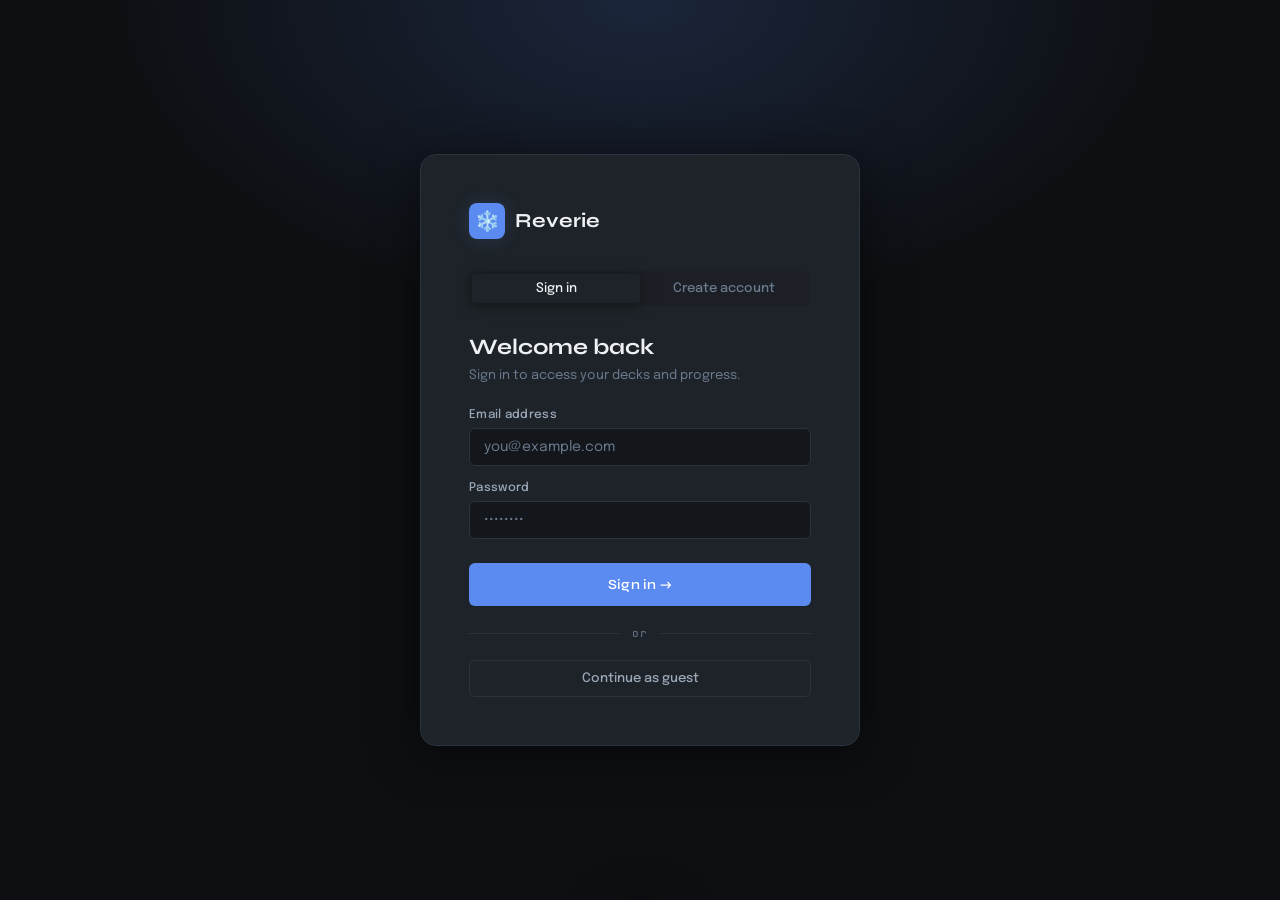
<file: flashcards.html>
<!DOCTYPE html>
<html lang="en" data-theme="dark">
<head>
<meta charset="UTF-8"/>
<meta name="viewport" content="width=device-width, initial-scale=1.0"/>
<title>Reverie — Flashcard Studio</title>
<link href="https://fonts.googleapis.com/css2?family=Syne:wght@400;500;600;700;800&family=Epilogue:wght@300;400;500;600&family=JetBrains+Mono:wght@300;400;500&display=swap" rel="stylesheet"/>
<style>
*,*::before,*::after{box-sizing:border-box;margin:0;padding:0;}

/* ── TOKENS ───────────────────────────────────── */
:root {
  --radius:10px;
  --radius-sm:6px;
  --radius-lg:16px;
  --transition:0.22s cubic-bezier(0.4,0,0.2,1);
  --font-display:'Syne',sans-serif;
  --font-body:'Epilogue',sans-serif;
  --font-mono:'JetBrains Mono',monospace;
}

[data-theme="dark"] {
  --bg:#0d0f12;
  --bg-2:#13161a;
  --bg-3:#1c2026;
  --surface:#1e2329;
  --surface-2:#252c35;
  --surface-3:#2e3740;
  --border:#2a333e;
  --border-2:#333d4a;
  --text:#eef0f4;
  --text-2:#9ba8b8;
  --text-3:#6b7a8d;
  --accent:#5b8af0;
  --accent-2:#7da0f5;
  --accent-glow:rgba(91,138,240,0.18);
  --green:#4ade80;
  --green-dim:#1a3a27;
  --amber:#f59e0b;
  --amber-dim:#2d2010;
  --red:#f87171;
  --red-dim:#2d1414;
  --card-front:#1e2329;
  --card-back:#1a2232;
  --overlay:rgba(0,0,0,0.7);
  --shadow:0 2px 16px rgba(0,0,0,0.4);
  --shadow-lg:0 8px 48px rgba(0,0,0,0.55);
  --noise-opacity:0.025;
}

[data-theme="light"] {
  --bg:#f4f6f9;
  --bg-2:#edf0f5;
  --bg-3:#e4e9f0;
  --surface:#ffffff;
  --surface-2:#f8fafc;
  --surface-3:#eef1f6;
  --border:#dde3ed;
  --border-2:#cdd5e0;
  --text:#0f1520;
  --text-2:#4a5568;
  --text-3:#8795a8;
  --accent:#2563eb;
  --accent-2:#3b82f6;
  --accent-glow:rgba(37,99,235,0.12);
  --green:#16a34a;
  --green-dim:#dcfce7;
  --amber:#d97706;
  --amber-dim:#fef3c7;
  --red:#dc2626;
  --red-dim:#fee2e2;
  --card-front:#ffffff;
  --card-back:#f0f5ff;
  --overlay:rgba(0,0,0,0.45);
  --shadow:0 2px 12px rgba(15,21,32,0.08);
  --shadow-lg:0 12px 48px rgba(15,21,32,0.14);
  --noise-opacity:0;
}

/* ── BASE ──────────────────────────────────────── */
html{height:100%;scroll-behavior:smooth;}
body{
  font-family:var(--font-body);
  background:var(--bg);
  color:var(--text);
  min-height:100%;
  transition:background var(--transition),color var(--transition);
  overflow-x:hidden;
  position:relative;
}

/* subtle grain */
body::before{
  content:'';position:fixed;inset:0;
  background-image:url("data:image/svg+xml,%3Csvg viewBox='0 0 256 256' xmlns='http://www.w3.org/2000/svg'%3E%3Cfilter id='noise'%3E%3CfeTurbulence type='fractalNoise' baseFrequency='0.9' numOctaves='4' stitchTiles='stitch'/%3E%3C/filter%3E%3Crect width='100%25' height='100%25' filter='url(%23noise)'/%3E%3C/svg%3E");
  opacity:var(--noise-opacity);
  pointer-events:none;z-index:0;
}

/* ── SCROLLBAR ─────────────────────────────────── */
::-webkit-scrollbar{width:5px;height:5px;}
::-webkit-scrollbar-track{background:transparent;}
::-webkit-scrollbar-thumb{background:var(--border-2);border-radius:4px;}

/* ── APP SHELL ─────────────────────────────────── */
.app{display:none;flex-direction:column;min-height:100vh;position:relative;z-index:1;}
.app.visible{display:flex;}

/* ── AUTH SCREEN ───────────────────────────────── */
#auth-screen{
  position:fixed;inset:0;z-index:100;
  display:flex;align-items:center;justify-content:center;
  background:var(--bg);
  padding:20px;
  transition:background var(--transition);
}
#auth-screen::after{
  content:'';position:absolute;inset:0;
  background:radial-gradient(ellipse 60% 50% at 50% 0%, var(--accent-glow), transparent 70%);
  pointer-events:none;
}

.auth-box{
  width:100%;max-width:440px;
  background:var(--surface);
  border:1px solid var(--border);
  border-radius:var(--radius-lg);
  padding:clamp(28px,6vw,48px);
  box-shadow:var(--shadow-lg);
  position:relative;z-index:1;
  animation:authReveal 0.5s cubic-bezier(0.34,1.3,0.64,1) both;
}
@keyframes authReveal{from{opacity:0;transform:scale(0.94) translateY(16px);}to{opacity:1;transform:none;}}

.auth-logo{
  display:flex;align-items:center;gap:10px;
  margin-bottom:32px;
}
.auth-logo-mark{
  width:36px;height:36px;
  background:var(--accent);
  border-radius:8px;
  display:flex;align-items:center;justify-content:center;
  color:#fff;font-size:20px;
  box-shadow:0 0 18px var(--accent-glow);
}
.auth-logo-name{font-family:var(--font-display);font-weight:700;font-size:20px;color:var(--text);}

.auth-tabs{display:flex;gap:0;margin-bottom:28px;background:var(--bg-3);border-radius:var(--radius-sm);padding:3px;}
.auth-tab{
  flex:1;font-family:var(--font-body);font-size:13px;font-weight:500;
  padding:8px 0;border:none;border-radius:calc(var(--radius-sm) - 2px);
  cursor:pointer;background:transparent;color:var(--text-3);
  transition:all var(--transition);
}
.auth-tab.active{background:var(--surface);color:var(--text);box-shadow:var(--shadow);}

.auth-title{font-family:var(--font-display);font-size:22px;font-weight:700;color:var(--text);margin-bottom:6px;}
.auth-sub{font-size:13px;color:var(--text-3);margin-bottom:24px;line-height:1.5;}

.field{margin-bottom:16px;}
.field-label{display:block;font-size:12px;font-weight:500;color:var(--text-2);margin-bottom:7px;letter-spacing:0.3px;}
.field-input{
  width:100%;font-family:var(--font-body);font-size:14px;
  padding:11px 14px;
  background:var(--bg-2);border:1.5px solid var(--border);
  border-radius:var(--radius-sm);color:var(--text);
  outline:none;transition:border-color var(--transition),box-shadow var(--transition);
}
.field-input:focus{border-color:var(--accent);box-shadow:0 0 0 3px var(--accent-glow);}
.field-input::placeholder{color:var(--text-3);}

.auth-btn{
  width:100%;margin-top:8px;
  font-family:var(--font-display);font-size:14px;font-weight:600;
  padding:13px;border:none;border-radius:var(--radius-sm);
  background:var(--accent);color:#fff;cursor:pointer;
  transition:all var(--transition);letter-spacing:0.3px;
}
.auth-btn:hover{filter:brightness(1.1);transform:translateY(-1px);box-shadow:0 4px 20px var(--accent-glow);}
.auth-btn:active{transform:none;}

.auth-divider{display:flex;align-items:center;gap:12px;margin:20px 0;color:var(--text-3);font-size:11px;font-family:var(--font-mono);letter-spacing:1px;}
.auth-divider::before,.auth-divider::after{content:'';flex:1;height:1px;background:var(--border);}

.auth-guest{
  width:100%;font-family:var(--font-body);font-size:13px;font-weight:500;
  padding:11px;border:1.5px solid var(--border);border-radius:var(--radius-sm);
  background:transparent;color:var(--text-2);cursor:pointer;
  transition:all var(--transition);
}
.auth-guest:hover{border-color:var(--border-2);color:var(--text);background:var(--surface-2);}

.auth-error{
  font-size:12px;color:var(--red);background:var(--red-dim);
  padding:10px 12px;border-radius:var(--radius-sm);
  margin-bottom:14px;display:none;
  border:1px solid rgba(248,113,113,0.25);
}
.auth-error.visible{display:block;}

.avatar-row{display:flex;gap:10px;margin-bottom:16px;}
.avatar-opt{
  width:48px;height:48px;border-radius:50%;
  font-size:22px;display:flex;align-items:center;justify-content:center;
  border:2.5px solid var(--border);cursor:pointer;
  background:var(--bg-2);transition:all var(--transition);
}
.avatar-opt:hover,.avatar-opt.selected{border-color:var(--accent);background:var(--accent-glow);transform:scale(1.05);}

/* ── TOPBAR ──────────────────────────────────────── */
.topbar{
  height:62px;display:flex;align-items:center;justify-content:space-between;
  padding:0 clamp(16px,4vw,32px);
  background:var(--surface);
  border-bottom:1px solid var(--border);
  position:sticky;top:0;z-index:50;
  backdrop-filter:blur(12px);
}
.topbar-left{display:flex;align-items:center;gap:12px;}
.topbar-logo-mark{
  width:32px;height:32px;background:var(--accent);border-radius:7px;
  display:flex;align-items:center;justify-content:center;
  font-size:17px;color:#fff;
  flex-shrink:0;
}
.topbar-brand{font-family:var(--font-display);font-weight:700;font-size:17px;color:var(--text);}
.topbar-right{display:flex;align-items:center;gap:8px;}

.nav-pill-wrap{display:flex;gap:2px;background:var(--bg-3);padding:3px;border-radius:var(--radius-sm);margin-left:8px;}
@media(max-width:520px){.nav-pill-wrap{display:none;}}
.nav-pill{
  font-family:var(--font-body);font-size:12px;font-weight:500;
  padding:6px 14px;border:none;border-radius:calc(var(--radius-sm) - 2px);
  cursor:pointer;background:transparent;color:var(--text-3);
  transition:all var(--transition);white-space:nowrap;
}
.nav-pill:hover{color:var(--text);}
.nav-pill.active{background:var(--surface);color:var(--text);box-shadow:var(--shadow);}
.nav-pill:disabled{opacity:0.3;pointer-events:none;}

.icon-btn{
  width:36px;height:36px;border-radius:var(--radius-sm);
  border:1px solid var(--border);background:var(--surface-2);
  display:flex;align-items:center;justify-content:center;
  cursor:pointer;font-size:16px;transition:all var(--transition);color:var(--text-2);
}
.icon-btn:hover{background:var(--surface-3);color:var(--text);}

.user-chip{
  display:flex;align-items:center;gap:8px;
  padding:5px 10px 5px 5px;
  border:1px solid var(--border);border-radius:20px;
  background:var(--surface-2);cursor:pointer;
  transition:all var(--transition);
}
.user-chip:hover{background:var(--surface-3);}
.user-avatar{width:26px;height:26px;border-radius:50%;background:var(--accent);display:flex;align-items:center;justify-content:center;font-size:13px;}
.user-name{font-size:12px;font-weight:500;color:var(--text-2);max-width:80px;overflow:hidden;text-overflow:ellipsis;white-space:nowrap;}
@media(max-width:400px){.user-name{display:none;}}

/* ── MAIN ────────────────────────────────────────── */
.main{flex:1;width:100%;max-width:820px;margin:0 auto;padding:clamp(24px,5vw,48px) clamp(16px,4vw,32px) 80px;}

.screen{display:none;animation:screenIn 0.3s ease both;}
.screen.active{display:block;}
@keyframes screenIn{from{opacity:0;transform:translateY(10px);}to{opacity:1;transform:none;}}

/* ── SETUP ───────────────────────────────────────── */
.setup-hero{margin-bottom:40px;}
.hero-eyebrow{
  font-family:var(--font-mono);font-size:11px;letter-spacing:2px;
  text-transform:uppercase;color:var(--accent);margin-bottom:10px;
  display:flex;align-items:center;gap:8px;
}
.hero-eyebrow::before{content:'';width:20px;height:1.5px;background:var(--accent);}
.hero-h1{font-family:var(--font-display);font-size:clamp(28px,5vw,42px);font-weight:700;color:var(--text);line-height:1.15;margin-bottom:10px;}
.hero-sub{font-size:14px;color:var(--text-3);line-height:1.6;max-width:480px;}

.setup-grid{display:grid;grid-template-columns:1fr 1fr;gap:14px;margin-bottom:32px;}
@media(max-width:480px){.setup-grid{grid-template-columns:1fr;}}

/* form */
.fgroup{margin-bottom:20px;}
.flabel{display:block;font-size:12px;font-weight:500;color:var(--text-2);margin-bottom:7px;letter-spacing:0.3px;}
.finput{
  width:100%;font-family:var(--font-body);font-size:14px;
  padding:11px 14px;background:var(--surface);border:1.5px solid var(--border);
  border-radius:var(--radius-sm);color:var(--text);
  outline:none;transition:border-color var(--transition),box-shadow var(--transition);
}
.finput:focus{border-color:var(--accent);box-shadow:0 0 0 3px var(--accent-glow);}
.finput::placeholder{color:var(--text-3);}

.counter-wrap{display:flex;align-items:center;gap:14px;}
.cnt-btn{
  width:36px;height:36px;border-radius:50%;
  border:1.5px solid var(--border);background:var(--surface);
  color:var(--text);font-size:18px;cursor:pointer;
  display:flex;align-items:center;justify-content:center;
  transition:all var(--transition);
}
.cnt-btn:hover{background:var(--accent);border-color:var(--accent);color:#fff;}
.cnt-val{font-family:var(--font-display);font-size:22px;font-weight:700;color:var(--accent);min-width:36px;text-align:center;}

/* ── BUTTONS ─────────────────────────────────────── */
.btn{
  font-family:var(--font-display);font-size:13px;font-weight:600;
  padding:10px 22px;border:none;border-radius:var(--radius-sm);
  cursor:pointer;transition:all var(--transition);letter-spacing:0.3px;
  display:inline-flex;align-items:center;gap:7px;
  white-space:nowrap;
}
.btn-primary{background:var(--accent);color:#fff;}
.btn-primary:hover{filter:brightness(1.1);transform:translateY(-1px);box-shadow:0 4px 20px var(--accent-glow);}
.btn-secondary{background:var(--surface-2);color:var(--text);border:1.5px solid var(--border);}
.btn-secondary:hover{border-color:var(--accent);color:var(--accent);}
.btn-ghost{background:transparent;color:var(--text-3);border:1.5px solid var(--border);}
.btn-ghost:hover{color:var(--text);border-color:var(--border-2);}
.btn-green{background:var(--green);color:#0a1a10;}
.btn-green:hover{filter:brightness(1.1);}
.btn-amber{background:var(--amber);color:#1a0e00;}
.btn-amber:hover{filter:brightness(1.1);}
.btn-sm{padding:7px 14px;font-size:12px;}
.btn-lg{padding:13px 28px;font-size:14px;}

/* ── BUILD ───────────────────────────────────────── */
.build-toprow{display:flex;align-items:center;justify-content:space-between;margin-bottom:24px;flex-wrap:wrap;gap:12px;}
.build-title-wrap .deck-title{font-family:var(--font-display);font-size:22px;font-weight:700;color:var(--text);}
.build-title-wrap .deck-sub{font-family:var(--font-mono);font-size:11px;color:var(--text-3);margin-top:3px;letter-spacing:1px;}

.card-item{
  background:var(--surface);border:1.5px solid var(--border);
  border-radius:var(--radius);padding:18px 20px;margin-bottom:10px;
  transition:border-color var(--transition),box-shadow var(--transition);
  position:relative;
}
.card-item:focus-within{border-color:var(--accent);box-shadow:0 0 0 3px var(--accent-glow);}
.card-item-header{display:flex;align-items:center;justify-content:space-between;margin-bottom:14px;}
.card-num-badge{
  font-family:var(--font-mono);font-size:10px;letter-spacing:1px;
  color:var(--text-3);background:var(--bg-3);
  padding:3px 8px;border-radius:4px;
}
.del-btn{background:none;border:none;cursor:pointer;color:var(--text-3);font-size:18px;padding:2px 4px;line-height:1;transition:color var(--transition);}
.del-btn:hover{color:var(--red);}
.card-cols{display:grid;grid-template-columns:1fr 1fr;gap:12px;}
@media(max-width:480px){.card-cols{grid-template-columns:1fr;}}
.col-label{display:block;font-size:11px;font-weight:500;color:var(--text-3);margin-bottom:6px;text-transform:uppercase;letter-spacing:0.8px;}
.card-ta{
  width:100%;font-family:var(--font-body);font-size:14px;
  padding:10px 12px;background:var(--bg-2);border:1.5px solid var(--border);
  border-radius:var(--radius-sm);color:var(--text);
  resize:vertical;min-height:72px;outline:none;line-height:1.5;
  transition:border-color var(--transition);
}
.card-ta:focus{border-color:var(--accent);background:var(--surface);}
.card-ta::placeholder{color:var(--text-3);}

.add-card-btn{
  width:100%;font-family:var(--font-display);font-size:13px;font-weight:600;
  padding:13px;border:2px dashed var(--border-2);
  border-radius:var(--radius);background:transparent;color:var(--text-3);
  cursor:pointer;transition:all var(--transition);margin-bottom:24px;
}
.add-card-btn:hover{border-color:var(--accent);color:var(--accent);background:var(--accent-glow);}

.build-footer{display:flex;justify-content:space-between;align-items:center;padding-top:20px;border-top:1px solid var(--border);gap:12px;flex-wrap:wrap;}

/* ── STUDY ───────────────────────────────────────── */
.study-toprow{display:flex;align-items:flex-start;justify-content:space-between;margin-bottom:24px;flex-wrap:wrap;gap:12px;}
.study-title-wrap .s-deck{font-family:var(--font-display);font-size:20px;font-weight:700;}
.study-title-wrap .s-meta{font-family:var(--font-mono);font-size:11px;color:var(--text-3);margin-top:3px;letter-spacing:1px;}

.mode-tabs{display:flex;gap:3px;background:var(--bg-3);padding:3px;border-radius:var(--radius-sm);margin-bottom:20px;width:fit-content;}
.mode-tab{
  font-family:var(--font-body);font-size:12px;font-weight:500;
  padding:7px 16px;border:none;border-radius:calc(var(--radius-sm) - 2px);
  cursor:pointer;background:transparent;color:var(--text-3);
  transition:all var(--transition);
}
.mode-tab.active{background:var(--surface);color:var(--text);box-shadow:var(--shadow);}

.prog-track{width:100%;height:3px;background:var(--border);border-radius:3px;margin-bottom:20px;overflow:hidden;}
.prog-fill{height:100%;background:linear-gradient(90deg,var(--accent),var(--accent-2));border-radius:3px;transition:width 0.5s ease;}

.dots-bar{display:flex;gap:4px;justify-content:center;flex-wrap:wrap;margin-bottom:22px;}
.dot{width:8px;height:8px;border-radius:50%;background:var(--border-2);cursor:pointer;transition:all 0.2s;}
.dot.active{background:var(--accent);transform:scale(1.4);}
.dot.seen{background:var(--text-3);}
.dot.known{background:var(--green);}

/* Flashcard */
.card-scene{width:100%;max-width:580px;height:240px;perspective:1200px;cursor:pointer;margin:0 auto 18px;user-select:none;}
@media(max-width:480px){.card-scene{height:200px;}}
.card-3d{width:100%;height:100%;position:relative;transform-style:preserve-3d;transition:transform 0.52s cubic-bezier(0.4,0,0.2,1);}
.card-3d.flipped{transform:rotateY(180deg);}
.card-face{
  position:absolute;inset:0;border-radius:var(--radius);
  display:flex;flex-direction:column;align-items:center;justify-content:center;
  backface-visibility:hidden;-webkit-backface-visibility:hidden;
  padding:28px 36px;text-align:center;
  border:1.5px solid var(--border);box-shadow:var(--shadow);
  transition:border-color var(--transition),box-shadow var(--transition);
}
.card-face:hover{box-shadow:var(--shadow-lg);}
.card-front{background:var(--card-front);}
.card-back{transform:rotateY(180deg);background:var(--card-back);}
.face-badge{
  font-family:var(--font-mono);font-size:9px;letter-spacing:2px;
  text-transform:uppercase;color:var(--text-3);
  background:var(--bg-3);padding:4px 10px;border-radius:4px;margin-bottom:16px;
}
.face-content{font-family:var(--font-display);font-size:clamp(16px,3.5vw,23px);font-weight:600;color:var(--text);line-height:1.4;}
.tap-hint{font-family:var(--font-mono);font-size:9px;color:var(--text-3);letter-spacing:1.5px;position:absolute;bottom:14px;display:flex;align-items:center;gap:5px;}
.tap-hint::before,.tap-hint::after{content:'';width:12px;height:1px;background:var(--border-2);}

.card-controls{display:flex;align-items:center;justify-content:center;gap:8px;margin-bottom:16px;flex-wrap:wrap;}
.arrow-btn{
  width:40px;height:40px;border-radius:50%;
  border:1.5px solid var(--border);background:var(--surface);
  color:var(--text-2);font-size:16px;cursor:pointer;
  display:flex;align-items:center;justify-content:center;
  transition:all var(--transition);
}
.arrow-btn:hover:not(:disabled){background:var(--accent);border-color:var(--accent);color:#fff;transform:scale(1.05);}
.arrow-btn:disabled{opacity:0.25;cursor:default;}
.ctrl-pill{
  font-family:var(--font-mono);font-size:10px;letter-spacing:1px;
  padding:8px 14px;border:1.5px solid var(--border);border-radius:20px;
  background:var(--surface);color:var(--text-3);cursor:pointer;
  transition:all var(--transition);
}
.ctrl-pill:hover{border-color:var(--accent);color:var(--accent);}
.ctrl-pill.on{border-color:var(--amber);color:var(--amber);background:var(--amber-dim);}

.conf-row{display:flex;gap:8px;justify-content:center;margin-bottom:22px;flex-wrap:wrap;}
.conf-btn{
  font-family:var(--font-mono);font-size:10px;letter-spacing:1px;
  padding:8px 18px;border-radius:var(--radius-sm);border:1.5px solid;
  cursor:pointer;background:transparent;transition:all var(--transition);
}
.conf-again{border-color:var(--red);color:var(--red);}
.conf-again:hover{background:var(--red-dim);}
.conf-good{border-color:var(--green);color:var(--green);}
.conf-good:hover{background:var(--green-dim);}
.conf-easy{border-color:var(--amber);color:var(--amber);}
.conf-easy:hover{background:var(--amber-dim);}

.stats-row{display:flex;gap:0;justify-content:center;}
.stat-block{
  text-align:center;padding:12px 24px;
  border-right:1px solid var(--border);
}
.stat-block:last-child{border-right:none;}
.stat-n{font-family:var(--font-display);font-size:22px;font-weight:700;color:var(--text);display:block;}
.stat-l{font-family:var(--font-mono);font-size:9px;letter-spacing:1.5px;text-transform:uppercase;color:var(--text-3);display:block;margin-top:2px;}

/* Write mode */
.write-prompt{
  width:100%;max-width:580px;margin:0 auto 16px;
  background:var(--surface);border:1.5px solid var(--border);
  border-radius:var(--radius);padding:28px 32px;text-align:center;
  min-height:160px;display:flex;flex-direction:column;align-items:center;justify-content:center;
}
.write-input{
  width:100%;max-width:580px;display:block;margin:0 auto;
  font-family:var(--font-display);font-size:17px;font-weight:600;
  padding:14px 18px;border:2px solid var(--border);border-radius:var(--radius-sm);
  background:var(--surface);color:var(--text);outline:none;text-align:center;
  transition:all var(--transition);
}
.write-input:focus{border-color:var(--accent);box-shadow:0 0 0 3px var(--accent-glow);}
.write-input.correct{border-color:var(--green);background:var(--green-dim);}
.write-input.wrong{border-color:var(--red);background:var(--red-dim);}
.write-fb{
  font-family:var(--font-mono);font-size:11px;letter-spacing:0.5px;
  text-align:center;min-height:22px;margin:10px 0 14px;padding:0 20px;
}
.write-fb.ok{color:var(--green);}
.write-fb.err{color:var(--red);}

/* Completion */
.done-card{
  background:var(--surface);border:1.5px solid var(--border);
  border-radius:var(--radius);padding:clamp(24px,5vw,40px);
  text-align:center;
}
.done-icon{font-size:42px;margin-bottom:14px;display:block;}
.done-h{font-family:var(--font-display);font-size:26px;font-weight:700;color:var(--text);margin-bottom:8px;}
.done-sub{font-family:var(--font-mono);font-size:11px;color:var(--text-3);letter-spacing:1px;margin-bottom:24px;}
.done-actions{display:flex;gap:10px;justify-content:center;flex-wrap:wrap;}

/* ── MATCH MODE ──────────────────────────────────── */
.match-header{display:flex;align-items:center;justify-content:space-between;margin-bottom:20px;flex-wrap:wrap;gap:12px;}
.match-timer-wrap{display:flex;align-items:center;gap:6px;}
.timer-icon{width:8px;height:8px;background:var(--green);border-radius:50%;animation:pulse 1.2s infinite;}
@keyframes pulse{0%,100%{opacity:1;transform:scale(1);}50%{opacity:0.5;transform:scale(0.8);}}
.match-time{font-family:var(--font-mono);font-size:14px;letter-spacing:2px;color:var(--text-2);}

.match-grid{display:grid;grid-template-columns:repeat(4,1fr);gap:10px;margin-bottom:24px;}
@media(max-width:540px){.match-grid{grid-template-columns:repeat(2,1fr);}}

.match-tile{
  background:var(--surface);border:1.5px solid var(--border);
  border-radius:var(--radius-sm);padding:14px 10px;text-align:center;
  cursor:pointer;font-family:var(--font-body);font-size:12px;color:var(--text);
  line-height:1.4;min-height:68px;display:flex;align-items:center;justify-content:center;
  transition:all var(--transition);user-select:none;
}
.match-tile:hover{border-color:var(--accent);box-shadow:0 0 0 2px var(--accent-glow);}
.match-tile.sel{border-color:var(--accent);background:var(--accent-glow);transform:scale(1.03);}
.match-tile.hit{border-color:var(--green);background:var(--green-dim);opacity:0.6;pointer-events:none;animation:matchPop 0.32s ease;}
.match-tile.miss{border-color:var(--red);background:var(--red-dim);animation:matchShake 0.32s ease;}
@keyframes matchPop{0%{transform:scale(1.08);}to{transform:scale(1);}}
@keyframes matchShake{0%,100%{transform:translateX(0);}30%{transform:translateX(-5px);}70%{transform:translateX(5px);}}

.match-done{text-align:center;padding:44px 20px;}
.match-done h3{font-family:var(--font-display);font-size:30px;font-weight:700;margin-bottom:10px;}
.match-done p{font-family:var(--font-mono);font-size:11px;color:var(--text-3);letter-spacing:1.5px;margin-bottom:24px;}
.match-done-actions{display:flex;gap:10px;justify-content:center;flex-wrap:wrap;}

/* ── MOBILE NAV ──────────────────────────────────── */
.mobile-nav{
  display:none;
  position:fixed;bottom:0;left:0;right:0;
  background:var(--surface);border-top:1px solid var(--border);
  padding:10px 0 max(10px,env(safe-area-inset-bottom));
  z-index:50;
}
@media(max-width:520px){.mobile-nav{display:flex;justify-content:space-around;}}
.mnav-btn{
  display:flex;flex-direction:column;align-items:center;gap:4px;
  background:none;border:none;cursor:pointer;
  font-family:var(--font-mono);font-size:9px;letter-spacing:1px;
  color:var(--text-3);padding:4px 16px;transition:color var(--transition);
}
.mnav-btn.active{color:var(--accent);}
.mnav-btn:disabled{opacity:0.3;pointer-events:none;}
.mnav-icon{font-size:20px;}

/* ── TOAST ───────────────────────────────────────── */
.toast{
  position:fixed;bottom:32px;left:50%;
  transform:translateX(-50%) translateY(60px);
  background:var(--surface);color:var(--text);
  font-family:var(--font-mono);font-size:11px;letter-spacing:1.5px;
  padding:11px 22px;border-radius:30px;
  border:1px solid var(--border);box-shadow:var(--shadow-lg);
  z-index:999;transition:transform 0.28s cubic-bezier(0.4,0,0.2,1);
  white-space:nowrap;pointer-events:none;
}
.toast.up{transform:translateX(-50%) translateY(0);}
@media(max-width:520px){.toast{bottom:80px;}}

/* ── FOOTER ──────────────────────────────────────── */
.site-footer{
  text-align:center;
  padding:22px 20px max(22px,env(safe-area-inset-bottom));
  border-top:1px solid var(--border);
  margin-top:auto;
}
.footer-inner{display:flex;flex-direction:column;align-items:center;gap:6px;}
.footer-by{
  font-family:var(--font-display);font-size:13px;font-weight:600;
  color:var(--text-3);letter-spacing:0.3px;
}
.footer-by span{color:var(--accent);}
.footer-stack{
  display:flex;gap:6px;align-items:center;flex-wrap:wrap;justify-content:center;
}
.footer-tag{
  font-family:var(--font-mono);font-size:10px;letter-spacing:0.8px;
  padding:3px 9px;border-radius:4px;
  background:var(--bg-3);color:var(--text-3);
  border:1px solid var(--border);
}

.sep{height:1px;background:var(--border);margin:24px 0;}
.tag-row{display:flex;align-items:center;gap:8px;flex-wrap:wrap;}
.tag{
  font-family:var(--font-mono);font-size:10px;letter-spacing:1px;
  padding:4px 10px;border-radius:4px;
  background:var(--bg-3);color:var(--text-3);
}
</style>
</head>
<body>

<!-- ════════════════ AUTH ════════════════ -->
<div id="auth-screen">
  <div class="auth-box">
    <div class="auth-logo">
      <div class="auth-logo-mark">❄️</div>
      <div class="auth-logo-name">Reverie</div>
    </div>

    <div class="auth-tabs">
      <button class="auth-tab active" id="tab-signin" onclick="showAuthTab('signin')">Sign in</button>
      <button class="auth-tab" id="tab-signup" onclick="showAuthTab('signup')">Create account</button>
    </div>

    <!-- SIGN IN -->
    <div id="form-signin">
      <div class="auth-title">Welcome back</div>
      <div class="auth-sub">Sign in to access your decks and progress.</div>
      <div class="auth-error" id="signin-error"></div>
      <div class="field">
        <label class="field-label">Email address</label>
        <input class="field-input" id="si-email" type="email" placeholder="you@example.com" autocomplete="email"/>
      </div>
      <div class="field">
        <label class="field-label">Password</label>
        <input class="field-input" id="si-pass" type="password" placeholder="••••••••" autocomplete="current-password"/>
      </div>
      <button class="auth-btn" onclick="doSignIn()">Sign in →</button>
      <div class="auth-divider">or</div>
      <button class="auth-guest" onclick="continueAsGuest()">Continue as guest</button>
    </div>

    <!-- SIGN UP -->
    <div id="form-signup" style="display:none;">
      <div class="auth-title">Create account</div>
      <div class="auth-sub">Start building and studying your decks today.</div>
      <div class="auth-error" id="signup-error"></div>
      <div class="avatar-row" id="avatar-row">
        <div class="avatar-opt selected" data-av="📚" onclick="selectAvatar(this)">📚</div>
        <div class="avatar-opt" data-av="🎯" onclick="selectAvatar(this)">🎯</div>
        <div class="avatar-opt" data-av="🔬" onclick="selectAvatar(this)">🔬</div>
        <div class="avatar-opt" data-av="💡" onclick="selectAvatar(this)">💡</div>
        <div class="avatar-opt" data-av="🚀" onclick="selectAvatar(this)">🚀</div>
      </div>
      <div class="field">
        <label class="field-label">Display name</label>
        <input class="field-input" id="su-name" type="text" placeholder="Your name" autocomplete="name"/>
      </div>
      <div class="field">
        <label class="field-label">Email address</label>
        <input class="field-input" id="su-email" type="email" placeholder="you@example.com" autocomplete="email"/>
      </div>
      <div class="field">
        <label class="field-label">Password (min 6 chars)</label>
        <input class="field-input" id="su-pass" type="password" placeholder="••••••••" autocomplete="new-password"/>
      </div>
      <button class="auth-btn" onclick="doSignUp()">Create account →</button>
      <div class="auth-divider">or</div>
      <button class="auth-guest" onclick="continueAsGuest()">Continue as guest</button>
    </div>
  </div>
</div>

<!-- ════════════════ APP ════════════════ -->
<div class="app" id="app">

  <!-- TOPBAR -->
  <header class="topbar">
    <div class="topbar-left">
      <div class="topbar-logo-mark">❄️</div>
      <div class="topbar-brand">Reverie</div>
      <div class="nav-pill-wrap">
        <button class="nav-pill active" id="npill-home" onclick="goTo('setup')">Home</button>
        <button class="nav-pill" id="npill-study" onclick="goTo('study')" disabled>Study</button>
        <button class="nav-pill" id="npill-match" onclick="startMatch()" disabled>Match</button>
      </div>
    </div>
    <div class="topbar-right">
      <button class="icon-btn" id="theme-toggle" onclick="toggleTheme()" title="Toggle theme">🌙</button>
      <div class="user-chip" onclick="signOut()">
        <div class="user-avatar" id="user-avatar-chip">📚</div>
        <div class="user-name" id="user-name-chip">Guest</div>
      </div>
    </div>
  </header>

  <!-- SCREENS -->
  <div class="main">

    <!-- ── SETUP ── -->
    <div class="screen active" id="setup-screen">
      <div class="setup-hero">
        <div class="hero-eyebrow">Flashcard Studio</div>
        <div class="hero-h1">Build your deck,<br/>master anything.</div>
        <div class="hero-sub">Create a custom study deck in seconds. Add cards, study with spaced repetition, and track your progress.</div>
      </div>

      <div class="fgroup">
        <label class="flabel">Deck name</label>
        <input class="finput" id="deck-name" type="text" placeholder="e.g. Organic Chemistry — Ch. 5" maxlength="80"/>
      </div>

      <div class="fgroup">
        <label class="flabel">Number of cards to start with</label>
        <div class="counter-wrap">
          <button class="cnt-btn" id="cnt-minus">−</button>
          <span class="cnt-val" id="cnt-val">5</span>
          <button class="cnt-btn" id="cnt-plus">+</button>
        </div>
      </div>

      <div style="margin-top:28px;">
        <button class="btn btn-primary btn-lg" onclick="startBuild()">Start building →</button>
      </div>
    </div>

    <!-- ── BUILD ── -->
    <div class="screen" id="build-screen">
      <div class="build-toprow">
        <div class="build-title-wrap">
          <div class="deck-title" id="build-deck-title"></div>
          <div class="deck-sub" id="build-card-count"></div>
        </div>
      </div>
      <div id="cards-container"></div>
      <button class="add-card-btn" onclick="addCard()">+ Add a card</button>
      <div class="build-footer">
        <button class="btn btn-ghost" onclick="goTo('setup')">← Back</button>
        <button class="btn btn-primary" onclick="finishBuild()">Finish &amp; Study →</button>
      </div>
    </div>

    <!-- ── STUDY ── -->
    <div class="screen" id="study-screen">
      <div class="study-toprow">
        <div class="study-title-wrap">
          <div class="s-deck" id="study-deck-name"></div>
          <div class="s-meta" id="study-pos"></div>
        </div>
        <button class="btn btn-ghost btn-sm" onclick="goTo('setup')">New deck</button>
      </div>

      <div class="mode-tabs">
        <button class="mode-tab active" id="mt-flip" onclick="setMode('flip')">Flashcards</button>
        <button class="mode-tab" id="mt-write" onclick="setMode('write')">Write</button>
      </div>

      <div class="prog-track"><div class="prog-fill" id="prog-fill" style="width:0%"></div></div>
      <div class="dots-bar" id="dots-bar"></div>

      <!-- FLIP -->
      <div id="flip-mode">
        <div class="card-scene" id="card-scene" onclick="flipCard()">
          <div class="card-3d" id="card-3d">
            <div class="card-face card-front">
              <div class="face-badge">term</div>
              <div class="face-content" id="fc-front"></div>
              <div class="tap-hint">tap to reveal</div>
            </div>
            <div class="card-face card-back">
              <div class="face-badge">definition</div>
              <div class="face-content" id="fc-back"></div>
            </div>
          </div>
        </div>
        <div class="card-controls">
          <button class="arrow-btn" id="prev-btn" onclick="prevCard()" title="Previous (←)">←</button>
          <button class="ctrl-pill" onclick="shuffle()">⇄ Shuffle</button>
          <button class="ctrl-pill" id="star-pill" onclick="toggleStar()">☆ Star</button>
          <button class="arrow-btn" id="next-btn" onclick="nextCard()" title="Next (→)">→</button>
        </div>
        <div class="conf-row" id="conf-row" style="display:none;">
          <button class="conf-btn conf-again" onclick="mark('again')">Again</button>
          <button class="conf-btn conf-good" onclick="mark('good')">Good</button>
          <button class="conf-btn conf-easy" onclick="mark('easy')">Easy ✓</button>
        </div>
        <div class="stats-row">
          <div class="stat-block"><span class="stat-n" id="st-seen">0</span><span class="stat-l">seen</span></div>
          <div class="stat-block"><span class="stat-n" id="st-known">0</span><span class="stat-l">known</span></div>
          <div class="stat-block"><span class="stat-n" id="st-starred">0</span><span class="stat-l">starred</span></div>
        </div>
      </div>

      <!-- WRITE -->
      <div id="write-mode" style="display:none;">
        <div class="write-prompt">
          <div class="face-badge">term</div>
          <div class="face-content" id="wt-term" style="margin-top:8px;"></div>
        </div>
        <input class="write-input" id="wt-input" type="text" placeholder="Type the definition…"
          onkeydown="if(event.key==='Enter')checkWrite();"/>
        <div class="write-fb" id="wt-fb"></div>
        <div class="card-controls">
          <button class="btn btn-primary" onclick="checkWrite()">Check →</button>
          <button class="btn btn-ghost" onclick="skipWrite()">Skip</button>
        </div>
      </div>

      <!-- DONE -->
      <div id="done-banner" style="display:none;" class="done-card">
        <span class="done-icon">🌿</span>
        <div class="done-h">Deck complete</div>
        <div class="done-sub" id="done-msg"></div>
        <div class="done-actions">
          <button class="btn btn-primary" onclick="restartStudy()">Study again</button>
          <button class="btn btn-secondary" onclick="studyStarred()">Starred only</button>
          <button class="btn btn-amber" onclick="startMatch()">Play Match ↗</button>
        </div>
      </div>
    </div>

    <!-- ── MATCH ── -->
    <div class="screen" id="match-screen">
      <div class="match-header">
        <div>
          <div class="s-deck">Match Mode</div>
          <div class="s-meta" id="match-pair-count"></div>
        </div>
        <div style="display:flex;align-items:center;gap:14px;">
          <div class="match-timer-wrap">
            <div class="timer-icon" id="timer-dot"></div>
            <div class="match-time" id="match-time">00:00</div>
          </div>
          <button class="btn btn-ghost btn-sm" onclick="goTo('study')">← Back</button>
        </div>
      </div>
      <div class="match-grid" id="match-grid"></div>
      <div id="match-done" class="match-done" style="display:none;">
        <div style="font-size:48px;margin-bottom:14px;">🎉</div>
        <h3>All matched!</h3>
        <p id="match-result-txt"></p>
        <div class="match-done-actions">
          <button class="btn btn-primary" onclick="startMatch()">Play again</button>
          <button class="btn btn-ghost" onclick="goTo('study')">Back to study</button>
        </div>
      </div>
    </div>

  </div><!-- /main -->

  <!-- MOBILE NAV -->
  <nav class="mobile-nav">
    <button class="mnav-btn active" id="mnav-home" onclick="goTo('setup')"><span class="mnav-icon">🏠</span>Home</button>
    <button class="mnav-btn" id="mnav-study" onclick="goTo('study')" disabled><span class="mnav-icon">📖</span>Study</button>
    <button class="mnav-btn" id="mnav-match" onclick="startMatch()" disabled><span class="mnav-icon">⚡</span>Match</button>
    <button class="mnav-btn" onclick="toggleTheme()"><span class="mnav-icon" id="mnav-theme">🌙</span>Theme</button>
  </nav>

  <!-- FOOTER -->
  <footer class="site-footer">
    <div class="footer-inner">
      <div class="footer-by">made by <span>zerin</span> · 2026</div>
      <div class="footer-stack">
        <span class="footer-tag">HTML</span>
        <span class="footer-tag">CSS</span>
        <span class="footer-tag">JavaScript</span>
      </div>
    </div>
  </footer>

</div><!-- /app -->

<div class="toast" id="toast"></div>

<script>
// ── STATE ──────────────────────────────────────────
let user = null; // {name, avatar, email, pass}
let users = JSON.parse(localStorage.getItem('mrd_users') || '{}');
let deckName = '', cards = [], studyCards = [];
let ci = 0, seen = new Set(), known = new Set(), starred = new Set();
let flipped = false, mode = 'flip';
let wCorrect = 0, wTotal = 0;
let selAvatar = '📚', builderN = 0;
let manCount = 5;
let mSel = null, mTimer = null, mSecs = 0, mTotal = 0, mSolved = 0;
let toastT;

// ── THEME ──────────────────────────────────────────
let theme = localStorage.getItem('mrd_theme') || 'dark';
applyTheme(theme);
function applyTheme(t) {
  theme = t;
  document.documentElement.setAttribute('data-theme', t);
  const icons = ['🌙', '☀️'];
  const icon = t === 'dark' ? '☀️' : '🌙';
  const tb = document.getElementById('theme-toggle');
  const mn = document.getElementById('mnav-theme');
  if(tb) tb.textContent = icon;
  if(mn) mn.textContent = icon;
  localStorage.setItem('mrd_theme', t);
}
function toggleTheme() { applyTheme(theme === 'dark' ? 'light' : 'dark'); }

// ── AUTH ───────────────────────────────────────────
function showAuthTab(t) {
  document.getElementById('tab-signin').classList.toggle('active', t==='signin');
  document.getElementById('tab-signup').classList.toggle('active', t==='signup');
  document.getElementById('form-signin').style.display = t==='signin'?'':'none';
  document.getElementById('form-signup').style.display = t==='signup'?'':'none';
}

function selectAvatar(el) {
  document.querySelectorAll('.avatar-opt').forEach(a=>a.classList.remove('selected'));
  el.classList.add('selected');
  selAvatar = el.dataset.av;
}

function setAuthError(id, msg) {
  const el = document.getElementById(id);
  el.textContent = msg; el.className = 'auth-error' + (msg ? ' visible' : '');
}

function doSignIn() {
  const email = document.getElementById('si-email').value.trim().toLowerCase();
  const pass = document.getElementById('si-pass').value;
  if(!email || !pass) return setAuthError('signin-error','Please fill in all fields.');
  const u = users[email];
  if(!u || u.pass !== pass) return setAuthError('signin-error','Incorrect email or password.');
  launchApp(u);
}

function doSignUp() {
  const name = document.getElementById('su-name').value.trim();
  const email = document.getElementById('su-email').value.trim().toLowerCase();
  const pass = document.getElementById('su-pass').value;
  if(!name || !email || !pass) return setAuthError('signup-error','Please fill in all fields.');
  if(pass.length < 6) return setAuthError('signup-error','Password must be at least 6 characters.');
  if(!/\S+@\S+\.\S+/.test(email)) return setAuthError('signup-error','Enter a valid email address.');
  if(users[email]) return setAuthError('signup-error','An account with this email already exists.');
  const u = {name, email, pass, avatar: selAvatar};
  users[email] = u;
  localStorage.setItem('mrd_users', JSON.stringify(users));
  launchApp(u);
}

function continueAsGuest() {
  launchApp({name:'Guest', avatar:'👤', email:'', pass:''});
}

function launchApp(u) {
  user = u;
  document.getElementById('user-avatar-chip').textContent = u.avatar;
  document.getElementById('user-name-chip').textContent = u.name;
  document.getElementById('auth-screen').style.display = 'none';
  document.getElementById('app').classList.add('visible');
  applyTheme(theme);
}

function signOut() {
  if(!confirm('Sign out?')) return;
  user = null; cards = []; studyCards = [];
  document.getElementById('auth-screen').style.display = 'flex';
  document.getElementById('app').classList.remove('visible');
}

// ── COUNTER ────────────────────────────────────────
document.getElementById('cnt-minus').onclick = ()=>{ manCount=Math.max(1,manCount-1); document.getElementById('cnt-val').textContent=manCount; };
document.getElementById('cnt-plus').onclick  = ()=>{ manCount=Math.min(50,manCount+1); document.getElementById('cnt-val').textContent=manCount; };

// ── NAV ────────────────────────────────────────────
function goTo(s) {
  document.querySelectorAll('.screen').forEach(el=>{el.classList.remove('active');el.style.display='none';});
  const sc = document.getElementById(s+'-screen');
  if(sc){sc.style.display='block';sc.classList.add('active');}
  const nav = {setup:'home',study:'study',match:'match'};
  document.querySelectorAll('.nav-pill').forEach(p=>p.classList.remove('active'));
  const np = document.getElementById('npill-'+nav[s]);
  if(np) np.classList.add('active');
  document.querySelectorAll('.mnav-btn').forEach(b=>b.classList.remove('active'));
  const mn = document.getElementById('mnav-'+nav[s]);
  if(mn) mn.classList.add('active');
}

// ── BUILD ──────────────────────────────────────────
function startBuild() {
  deckName = document.getElementById('deck-name').value.trim() || 'My Deck';
  cards = []; document.getElementById('cards-container').innerHTML = ''; builderN = 0;
  document.getElementById('build-deck-title').textContent = deckName;
  goTo('build');
  for(let i=0;i<manCount;i++) appendCard('','');
  syncCount();
}

function appendCard(f,b) {
  const id = ++builderN;
  const d = document.createElement('div');
  d.className = 'card-item'; d.dataset.cid = id;
  d.innerHTML = `
    <div class="card-item-header">
      <span class="card-num-badge">Card ${id}</span>
      <button class="del-btn" onclick="deleteCard(this)">✕</button>
    </div>
    <div class="card-cols">
      <div><span class="col-label">Term / Front</span><textarea class="card-ta" id="cf-${id}" placeholder="Term, question, concept…">${f}</textarea></div>
      <div><span class="col-label">Definition / Back</span><textarea class="card-ta" id="cb-${id}" placeholder="Definition, answer…">${b}</textarea></div>
    </div>`;
  document.getElementById('cards-container').appendChild(d);
  syncCount();
}

function addCard() {
  appendCard('','');
  setTimeout(()=>document.getElementById('cards-container').lastElementChild.scrollIntoView({behavior:'smooth',block:'center'}),60);
}

function deleteCard(btn) {
  const el = btn.closest('.card-item');
  el.style.transition='all 0.2s'; el.style.opacity='0'; el.style.transform='scale(0.95)';
  setTimeout(()=>{el.remove();syncCount();},200);
}

function syncCount() {
  const n = document.querySelectorAll('.card-item').length;
  document.getElementById('build-card-count').textContent = n+' card'+(n!==1?'s':'');
}

function finishBuild() {
  cards = []; let skip = false;
  document.querySelectorAll('.card-item').forEach(d=>{
    const id=d.dataset.cid;
    const f=(document.getElementById('cf-'+id)||{}).value?.trim();
    const b=(document.getElementById('cb-'+id)||{}).value?.trim();
    if(!f&&!b) return;
    if(!f||!b){skip=true;return;}
    cards.push({front:f,back:b});
  });
  if(!cards.length){showToast('Add at least one complete card!');return;}
  if(skip&&!confirm('Some cards are incomplete — skip those and continue?')) return;
  beginStudy();
}

// ── STUDY ──────────────────────────────────────────
function beginStudy() {
  studyCards=[...cards]; ci=0; seen=new Set(); known=new Set(); starred=new Set();
  flipped=false; mode='flip'; wCorrect=0; wTotal=0;
  document.getElementById('npill-study').disabled=false;
  document.getElementById('npill-match').disabled=false;
  document.getElementById('mnav-study').disabled=false;
  document.getElementById('mnav-match').disabled=false;
  goTo('study');
  document.getElementById('study-deck-name').textContent=deckName;
  document.getElementById('done-banner').style.display='none';
  setMode('flip');
}

function setMode(m) {
  mode=m;
  document.querySelectorAll('.mode-tab').forEach(t=>t.classList.remove('active'));
  document.getElementById('mt-'+m).classList.add('active');
  document.getElementById('flip-mode').style.display=m==='flip'?'block':'none';
  document.getElementById('write-mode').style.display=m==='write'?'block':'none';
  document.getElementById('done-banner').style.display='none';
  ci=0; flipped=false;
  if(m==='flip') renderFlip();
  if(m==='write') renderWrite();
}

function renderFlip() {
  if(!studyCards.length) return;
  const c=studyCards[ci];
  document.getElementById('fc-front').textContent=c.front;
  document.getElementById('fc-back').textContent=c.back;
  document.getElementById('card-3d').classList.remove('flipped');
  flipped=false;
  document.getElementById('conf-row').style.display='none';
  document.getElementById('prev-btn').disabled=ci===0;
  document.getElementById('next-btn').disabled=ci===studyCards.length-1;
  const sp=document.getElementById('star-pill');
  sp.textContent=starred.has(ci)?'★ Starred':'☆ Star';
  sp.classList.toggle('on',starred.has(ci));
  updatePos(); renderDots(); renderStats();
}

function renderWrite() {
  if(!studyCards.length) return;
  document.getElementById('wt-term').textContent=studyCards[ci].front;
  const inp=document.getElementById('wt-input');
  inp.value=''; inp.className='write-input'; inp.disabled=false;
  document.getElementById('wt-fb').textContent='';
  document.getElementById('wt-fb').className='write-fb';
  updatePos(); setTimeout(()=>inp.focus(),50);
}

function checkWrite() {
  const c=studyCards[ci];
  const inp=document.getElementById('wt-input');
  const ans=inp.value.trim().toLowerCase();
  const correct=c.back.toLowerCase();
  wTotal++;
  const ok=ans===correct||lev(ans,correct)<=Math.floor(correct.length*0.25);
  if(ok){
    inp.className='write-input correct';
    const fb=document.getElementById('wt-fb');
    fb.textContent='✓ Correct!'; fb.className='write-fb ok';
    known.add(ci); wCorrect++;
  } else {
    inp.className='write-input wrong';
    const fb=document.getElementById('wt-fb');
    fb.textContent='✗ Answer: '+c.back; fb.className='write-fb err';
  }
  inp.disabled=true; seen.add(ci); renderDots(); renderStats();
  setTimeout(()=>advWrite(),ok?750:1700);
}

function skipWrite(){seen.add(ci);advWrite();}
function advWrite(){if(ci<studyCards.length-1){ci++;renderWrite();updateProg();}else showDone();}

function lev(a,b){
  const dp=Array.from({length:a.length+1},(_,i)=>[i]);
  for(let j=1;j<=b.length;j++) dp[0][j]=j;
  for(let i=1;i<=a.length;i++)
    for(let j=1;j<=b.length;j++)
      dp[i][j]=a[i-1]===b[j-1]?dp[i-1][j-1]:1+Math.min(dp[i-1][j],dp[i][j-1],dp[i-1][j-1]);
  return dp[a.length][b.length];
}

function flipCard(){
  flipped=!flipped;
  document.getElementById('card-3d').classList.toggle('flipped',flipped);
  seen.add(ci);
  if(flipped) document.getElementById('conf-row').style.display='flex';
  renderDots(); renderStats();
}

function nextCard(){seen.add(ci);if(ci<studyCards.length-1){ci++;renderFlip();}else showDone();}
function prevCard(){if(ci>0){ci--;renderFlip();}}

function mark(lvl){
  if(lvl==='easy') known.add(ci);
  else if(lvl==='again') known.delete(ci);
  seen.add(ci); renderStats();
  setTimeout(()=>nextCard(),180);
}

function toggleStar(){
  if(starred.has(ci)) starred.delete(ci);
  else{starred.add(ci);showToast('⭐ Starred');}
  renderStats(); renderFlip();
}

function shuffle(){
  for(let i=studyCards.length-1;i>0;i--){const j=Math.floor(Math.random()*(i+1));[studyCards[i],studyCards[j]]=[studyCards[j],studyCards[i]];}
  ci=0; seen=new Set(); known=new Set(); flipped=false;
  renderFlip(); renderDots(); renderStats(); updateProg(); showToast('Shuffled ⇄');
}

function studyStarred(){
  if(!starred.size){showToast('No starred cards!');return;}
  studyCards=cards.filter((_,i)=>starred.has(i));
  ci=0; seen=new Set(); known=new Set(); flipped=false;
  document.getElementById('done-banner').style.display='none';
  setMode('flip');
}

function restartStudy(){
  studyCards=[...cards]; ci=0; seen=new Set(); known=new Set(); flipped=false;
  wCorrect=0; wTotal=0;
  document.getElementById('done-banner').style.display='none';
  setMode(mode);
}

function showDone(){
  document.getElementById('flip-mode').style.display='none';
  document.getElementById('write-mode').style.display='none';
  document.getElementById('done-banner').style.display='block';
  const tot=studyCards.length, k=known.size;
  const pct=tot?Math.round(k/tot*100):0;
  const msg=mode==='write'
    ?`${wCorrect} / ${wTotal} correct — ${pct}% accuracy`
    :`${k} of ${tot} marked as known (${pct}%)`;
  document.getElementById('done-msg').textContent=msg;
  if(k===tot&&tot>0) showToast('🌿 Perfect round!');
  else if(pct>=80) showToast('Great job! '+pct+'% known ✓');
}

function updatePos(){document.getElementById('study-pos').textContent=(ci+1)+' / '+studyCards.length;}
function updateProg(){const p=studyCards.length?(ci+1)/studyCards.length*100:0;document.getElementById('prog-fill').style.width=p+'%';}

function renderDots(){
  const bar=document.getElementById('dots-bar'); bar.innerHTML='';
  studyCards.forEach((_,i)=>{
    const d=document.createElement('div');
    d.className='dot'+(i===ci?' active':known.has(i)?' known':seen.has(i)?' seen':'');
    d.onclick=()=>{ci=i;renderFlip();};
    bar.appendChild(d);
  });
  updateProg();
}

function renderStats(){
  document.getElementById('st-seen').textContent=seen.size;
  document.getElementById('st-known').textContent=known.size;
  document.getElementById('st-starred').textContent=starred.size;
}

// ── MATCH ──────────────────────────────────────────
function startMatch(){
  if(!cards.length){showToast('Create a deck first!');return;}
  goTo('match');
  document.getElementById('match-done').style.display='none';
  document.getElementById('match-grid').style.display='grid';
  const pool=[...cards].sort(()=>Math.random()-0.5).slice(0,6);
  mTotal=pool.length; mSolved=0; mSel=null; mSecs=0;
  document.getElementById('match-pair-count').textContent=mTotal+' pairs';
  const items=[];
  pool.forEach((c,i)=>{items.push({id:i,type:'front',text:c.front});items.push({id:i,type:'back',text:c.back});});
  for(let i=items.length-1;i>0;i--){const j=Math.floor(Math.random()*(i+1));[items[i],items[j]]=[items[j],items[i]];}
  const g=document.getElementById('match-grid'); g.innerHTML='';
  items.forEach(item=>{
    const d=document.createElement('div');
    d.className='match-tile'; d.textContent=item.text;
    d.dataset.id=item.id; d.dataset.type=item.type;
    d.onclick=()=>handleMatch(d); g.appendChild(d);
  });
  clearInterval(mTimer); updateTimer();
  mTimer=setInterval(()=>{mSecs++;updateTimer();},1000);
}

function updateTimer(){
  const m=String(Math.floor(mSecs/60)).padStart(2,'0');
  const s=String(mSecs%60).padStart(2,'0');
  document.getElementById('match-time').textContent=m+':'+s;
}

function handleMatch(el){
  if(el.classList.contains('hit')||el.classList.contains('sel')) return;
  if(!mSel){mSel=el;el.classList.add('sel');return;}
  const a=mSel,b=el; mSel=null; a.classList.remove('sel');
  if(a.dataset.id===b.dataset.id&&a.dataset.type!==b.dataset.type){
    a.classList.add('hit'); b.classList.add('hit');
    mSolved++;
    if(mSolved===mTotal){
      clearInterval(mTimer);
      const mm=String(Math.floor(mSecs/60)).padStart(2,'0');
      const ss=String(mSecs%60).padStart(2,'0');
      document.getElementById('match-result-txt').textContent='Finished in '+mm+':'+ss+' — all '+mTotal+' pairs matched!';
      setTimeout(()=>{
        document.getElementById('match-grid').style.display='none';
        document.getElementById('match-done').style.display='block';
        showToast('🎉 All matched!');
      },400);
    }
  } else {
    a.classList.add('miss'); b.classList.add('miss');
    setTimeout(()=>{a.classList.remove('miss');b.classList.remove('miss');},550);
  }
}

// ── TOAST ──────────────────────────────────────────
function showToast(msg){
  const t=document.getElementById('toast');
  t.textContent=msg; t.classList.add('up');
  clearTimeout(toastT); toastT=setTimeout(()=>t.classList.remove('up'),2400);
}

// ── KEYBOARD ───────────────────────────────────────
document.addEventListener('keydown',e=>{
  if(!document.getElementById('study-screen').classList.contains('active')||mode!=='flip') return;
  if(document.activeElement&&['INPUT','TEXTAREA'].includes(document.activeElement.tagName)) return;
  if(e.key==='ArrowRight') nextCard();
  if(e.key==='ArrowLeft') prevCard();
  if(e.key===' '){e.preventDefault();flipCard();}
  if(e.key==='1') mark('again');
  if(e.key==='2') mark('good');
  if(e.key==='3') mark('easy');
});

// ── ENTER to sign in/up ────────────────────────────
document.addEventListener('keydown',e=>{
  if(e.key!=='Enter') return;
  const as=document.getElementById('auth-screen');
  if(as&&as.style.display!=='none'){
    if(document.getElementById('form-signup').style.display!=='none') doSignUp();
    else doSignIn();
  }
});

// init
applyTheme(theme);
</script>
</body>
</html>
</file>
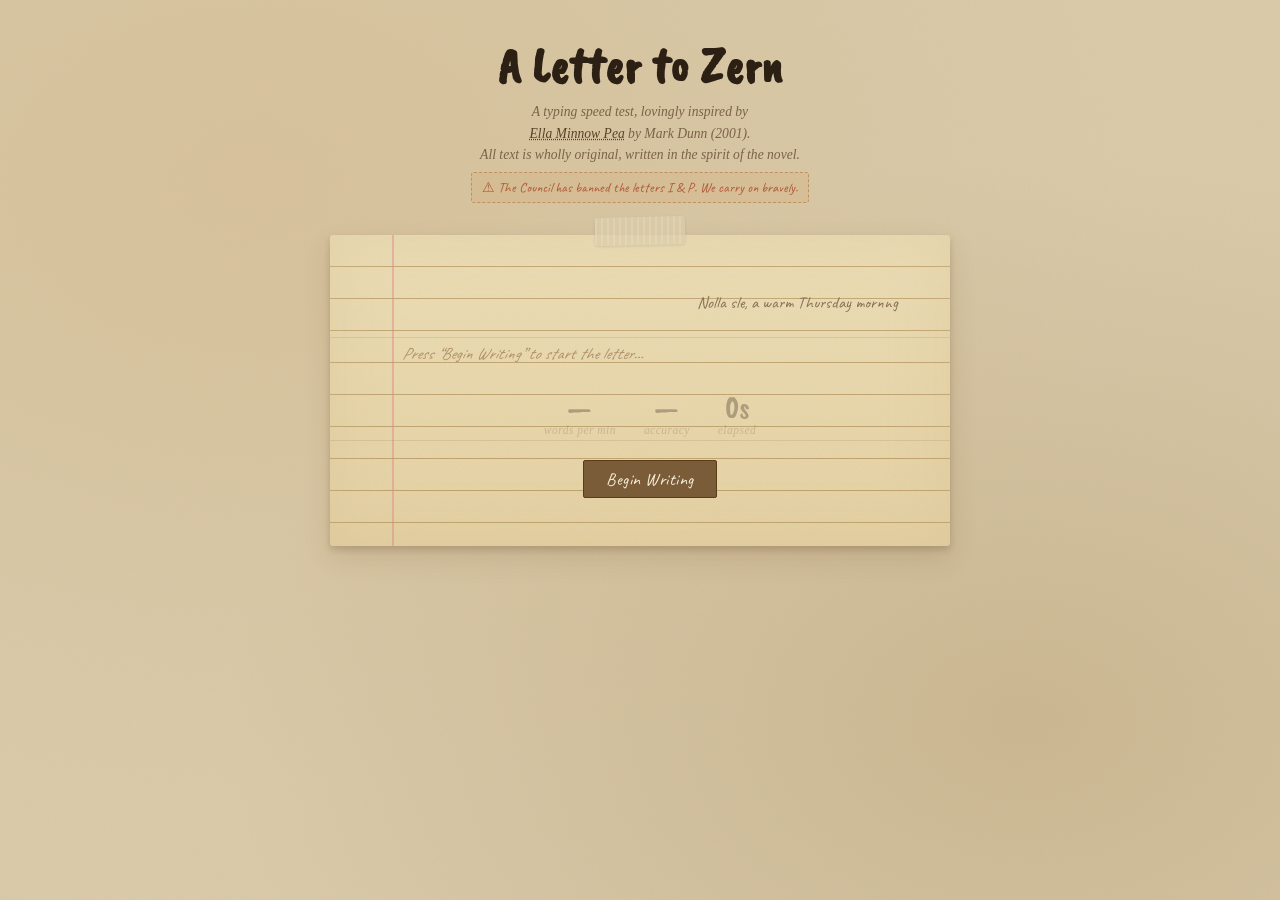
<file: typing-test.html>
<!DOCTYPE html>
<html lang="en">
<head>
<meta charset="UTF-8">
<meta name="viewport" content="width=device-width, initial-scale=1.0">
<title>A Letter to Zern — Typing Test</title>
<link href="https://fonts.googleapis.com/css2?family=Caveat:wght@400;600;700&family=Caveat+Brush&family=IM+Fell+English:ital@0;1&display=swap" rel="stylesheet">
<style>
  *, *::before, *::after { box-sizing: border-box; margin: 0; padding: 0; }

  :root {
    --parchment:    #f5edd6;
    --parchment-dk: #ede0c0;
    --ink-gray:     #b8a89a;
    --ink-black:    #2c1f14;
    --ink-red:      #b33030;
    --beige-bg:     #d9c9a8;
    --tape:         rgba(220,205,170,0.7);
    --line:         #d4c4a8;
    --envelope:     #c9ad7e;
    --env-dark:     #a88c5e;
    --env-flap:     #b89a62;
    --shadow:       rgba(80,50,20,0.18);
  }

  body {
    min-height: 100vh;
    background-color: var(--beige-bg);
    background-image:
      radial-gradient(ellipse at 20% 20%, rgba(210,185,140,0.5) 0%, transparent 60%),
      radial-gradient(ellipse at 80% 80%, rgba(180,155,110,0.4) 0%, transparent 55%),
      url("data:image/svg+xml,%3Csvg xmlns='http://www.w3.org/2000/svg' width='300' height='300'%3E%3Cfilter id='n'%3E%3CfeTurbulence type='fractalNoise' baseFrequency='0.75' numOctaves='4' stitchTiles='stitch'/%3E%3C/filter%3E%3Crect width='300' height='300' filter='url(%23n)' opacity='0.06'/%3E%3C/svg%3E");
    display: flex;
    flex-direction: column;
    align-items: center;
    justify-content: flex-start;
    padding: 40px 20px 80px;
    font-family: 'IM Fell English', serif;
  }

  .site-header {
    text-align: center;
    margin-bottom: 32px;
    max-width: 620px;
  }
  .site-header h1 {
    font-family: 'Caveat Brush', cursive;
    font-size: clamp(2rem, 5vw, 3rem);
    color: var(--ink-black);
    letter-spacing: 1px;
    line-height: 1.1;
  }
  .site-header .credit {
    margin-top: 8px;
    font-family: 'IM Fell English', serif;
    font-style: italic;
    font-size: 0.85rem;
    color: #7a6248;
    line-height: 1.6;
  }
  .site-header .credit a {
    color: #5a4228;
    text-decoration: underline dotted;
  }
  .banned-note {
    display: inline-block;
    margin-top: 6px;
    font-family: 'Caveat', cursive;
    font-style: normal;
    font-size: 0.88rem;
    color: #b05a38;
    background: rgba(210,160,100,0.18);
    border: 1px dashed #c09060;
    border-radius: 3px;
    padding: 3px 10px;
  }

  .paper-wrap {
    position: relative;
    width: 100%;
    max-width: 620px;
  }

  .tape {
    position: absolute;
    top: -18px;
    left: 50%;
    transform: translateX(-50%) rotate(-1.2deg);
    width: 90px;
    height: 28px;
    background: var(--tape);
    border-radius: 3px;
    z-index: 10;
    box-shadow: 0 1px 3px rgba(0,0,0,0.1);
  }
  .tape::after {
    content:'';
    position:absolute;inset:0;
    background: repeating-linear-gradient(90deg,rgba(255,255,255,0.13) 0px,rgba(255,255,255,0.13) 2px,transparent 2px,transparent 6px);
    border-radius:3px;
  }

  .paper {
    background: var(--parchment);
    border-radius: 3px;
    box-shadow:
      0 4px 6px var(--shadow),
      0 12px 28px rgba(80,50,20,0.12),
      inset 0 0 60px rgba(210,185,140,0.3);
    padding: 52px 52px 48px 72px;
    position: relative;
    overflow: hidden;
    background-image:
      linear-gradient(var(--parchment) 0%, var(--parchment-dk) 100%),
      repeating-linear-gradient(
        to bottom,
        transparent 0px,
        transparent 31px,
        var(--line) 31px,
        var(--line) 32px
      );
    background-blend-mode: multiply;
  }

  .paper::before {
    content:'';
    position:absolute;
    top:0; left:62px;
    width:1.5px; height:100%;
    background:#e08080;
    opacity:0.45;
    pointer-events:none;
  }

  .paper::after {
    content:'';
    position:absolute;inset:0;
    background:url("data:image/svg+xml,%3Csvg xmlns='http://www.w3.org/2000/svg' width='200' height='200'%3E%3Cfilter id='n'%3E%3CfeTurbulence type='fractalNoise' baseFrequency='0.9' numOctaves='4' stitchTiles='stitch'/%3E%3C/filter%3E%3Crect width='200' height='200' filter='url(%23n)' opacity='0.05'/%3E%3C/svg%3E");
    pointer-events:none;
    border-radius:3px;
  }

  .letter-date {
    font-family:'Caveat',cursive;
    font-size:1.05rem;
    color:#8a7055;
    text-align:right;
    margin-bottom:18px;
    position:relative;
    z-index:1;
    line-height:32px;
  }

  .typing-area {
    position:relative;
    z-index:1;
    line-height:32px;
    font-family:'Caveat',cursive;
    font-size:1.18rem;
    cursor:text;
    user-select:none;
    min-height:10px;
    white-space: pre-wrap;
    word-break: break-word;
  }

  .char {
    color: var(--ink-gray);
    position: relative;
    white-space: pre-wrap;
    transition: color 0.07s;
  }
  .char.correct  { color: var(--ink-black); }
  .char.wrong    { color: var(--ink-red); text-decoration: line-through; text-decoration-color: var(--ink-red); }
  .char.cursor::after {
    content:'';
    position:absolute;
    left:0; top:3px; bottom:3px;
    width:1.5px;
    background:var(--ink-black);
    animation: blink 1s step-end infinite;
  }
  @keyframes blink { 0%,100%{opacity:1} 50%{opacity:0} }

  .hidden-input {
    position:absolute;
    opacity:0;
    pointer-events:none;
    width:1px;height:1px;
    top:0;left:0;
  }

  .stats {
    display:flex;
    gap:28px;
    margin-top:22px;
    padding:0 4px;
    justify-content:center;
    position:relative;
    z-index:1;
  }
  .stat { text-align:center; }
  .stat-num {
    font-family:'Caveat Brush',cursive;
    font-size:2rem;
    color:var(--ink-black);
    line-height:1;
  }
  .stat-label {
    font-family:'IM Fell English',serif;
    font-style:italic;
    font-size:0.72rem;
    color:#8a7055;
    letter-spacing:0.04em;
  }

  .btn-row {
    margin-top:24px;
    display:flex;
    gap:14px;
    justify-content:center;
    position:relative;
    z-index:1;
  }
  .btn {
    font-family:'Caveat',cursive;
    font-size:1.1rem;
    padding:7px 22px;
    border:1.5px solid #a08060;
    border-radius:2px;
    background:rgba(210,185,140,0.35);
    color:#4a2e10;
    cursor:pointer;
    letter-spacing:0.03em;
    transition:background 0.15s, transform 0.1s;
  }
  .btn:hover { background:rgba(180,150,100,0.45); transform:translateY(-1px); }
  .btn:active { transform:translateY(0); }
  .btn.primary {
    background:#7a5c38;
    border-color:#5a3c18;
    color:#f5edd6;
  }
  .btn.primary:hover { background:#6a4c28; }

  .done-msg {
    display:none;
    text-align:center;
    margin-top:10px;
    font-family:'Caveat',cursive;
    font-size:1.3rem;
    color:#4a2e10;
    position:relative;z-index:1;
  }

  .envelope-overlay {
    display:none;
    position:fixed;
    inset:0;
    background:rgba(180,155,110,0.0);
    z-index:100;
    align-items:center;
    justify-content:center;
    flex-direction:column;
    pointer-events:none;
  }
  .envelope-overlay.active {
    display:flex;
    pointer-events:all;
    animation: bgFade 0.6s 0.3s forwards;
  }
  @keyframes bgFade { to { background:rgba(150,120,80,0.55); } }

  .env-scene {
    position:relative;
    width:260px;
    height:170px;
    animation: envRise 0.7s cubic-bezier(0.22,1,0.36,1) 0.5s both;
  }
  @keyframes envRise {
    from { opacity:0; transform:translateY(60px) scale(0.85); }
    to   { opacity:1; transform:translateY(0) scale(1); }
  }

  .env-body {
    position:absolute;
    bottom:0; left:0;
    width:260px; height:140px;
    background: var(--envelope);
    border-radius:3px 3px 4px 4px;
    box-shadow: 0 8px 24px rgba(80,40,0,0.35);
    overflow:hidden;
  }
  .env-body::before {
    content:'';
    position:absolute;
    bottom:0;left:0;
    width:0;height:0;
    border-style:solid;
    border-width:0 0 70px 130px;
    border-color:transparent transparent var(--env-dark) transparent;
  }
  .env-body::after {
    content:'';
    position:absolute;
    bottom:0;right:0;
    width:0;height:0;
    border-style:solid;
    border-width:70px 0 0 130px;
    border-color:transparent transparent transparent var(--env-dark);
  }
  .env-center {
    position:absolute;
    bottom:0; left:50%;
    transform:translateX(-50%);
    width:0;height:0;
    border-style:solid;
    border-width:0 130px 70px 130px;
    border-color:transparent transparent #b89555 transparent;
    z-index:2;
  }
  .env-flap {
    position:absolute;
    top:0; left:0;
    width:260px; height:0;
    border-style:solid;
    border-width:85px 130px 0 130px;
    border-color: var(--env-flap) transparent transparent transparent;
    transform-origin: top center;
    z-index:5;
    animation: flapClose 0.5s ease-in 1.1s both;
    filter: drop-shadow(0 4px 4px rgba(0,0,0,0.18));
  }
  @keyframes flapClose {
    from { transform:rotateX(-160deg); }
    to   { transform:rotateX(0deg); }
  }
  .env-seal {
    position:absolute;
    top:62px; left:50%;
    transform:translateX(-50%);
    width:38px; height:38px;
    background:radial-gradient(circle at 40% 38%, #c94040, #8b1a1a);
    border-radius:50%;
    z-index:6;
    display:flex;align-items:center;justify-content:center;
    font-size:1rem;color:#f0c8c8;
    opacity:0;
    animation: sealPop 0.3s cubic-bezier(0.34,1.56,0.64,1) 1.6s forwards;
    box-shadow:0 2px 6px rgba(0,0,0,0.3);
    font-family:'Caveat Brush',cursive;
  }
  @keyframes sealPop {
    from { opacity:0; transform:translateX(-50%) scale(0); }
    to   { opacity:1; transform:translateX(-50%) scale(1); }
  }
  .env-scene.send {
    animation: envSend 0.9s cubic-bezier(0.4,0,1,1) 2.1s both;
  }
  @keyframes envSend {
    from { transform:translateY(0) rotate(0deg) scale(1); opacity:1; }
    to   { transform:translateY(-120vh) rotate(-15deg) scale(0.6); opacity:0; }
  }
  .env-label {
    margin-top:22px;
    font-family:'Caveat',cursive;
    font-size:1.35rem;
    color:#f5edd6;
    text-shadow:0 1px 3px rgba(0,0,0,0.3);
    opacity:0;
    animation: fadeIn 0.4s 1.9s forwards;
    text-align:center;
  }
  @keyframes fadeIn { to { opacity:1; } }
  .env-close-btn {
    margin-top:16px;
    font-family:'Caveat',cursive;
    font-size:1rem;
    padding:6px 20px;
    background:#f5edd6;
    border:none;
    border-radius:2px;
    color:#4a2e10;
    cursor:pointer;
    opacity:0;
    animation: fadeIn 0.4s 2.2s forwards;
  }
  .env-close-btn:hover { background:#ede0c0; }

  .fold-line {
    position:absolute;
    left:0;right:0;
    height:1px;
    background:rgba(160,130,90,0.22);
    pointer-events:none;
  }

  .click-hint {
    position:absolute;
    bottom:-30px;
    left:50%;transform:translateX(-50%);
    font-family:'Caveat',cursive;
    font-size:0.9rem;
    color:#9a7a52;
    white-space:nowrap;
    animation:hintBob 2s ease-in-out infinite;
    pointer-events:none;
  }
  @keyframes hintBob {
    0%,100%{transform:translateX(-50%) translateY(0)}
    50%{transform:translateX(-50%) translateY(-4px)}
  }
</style>
</head>
<body>

<header class="site-header">
  <h1>A Letter to Zern</h1>
  <p class="credit">
    A typing speed test, lovingly inspired by<br>
    <em><a href="https://en.wikipedia.org/wiki/Ella_Minnow_Pea" target="_blank">Ella Minnow Pea</a></em> by Mark Dunn (2001).<br>
    All text is wholly original, written in the spirit of the novel.
    <br>
    <span class="banned-note">&#9888; The Council has banned the letters I &amp; P. We carry on bravely.</span>
  </p>
</header>

<div class="paper-wrap">
  <div class="tape"></div>

  <div class="paper" id="paper">
    <div class="fold-line" style="top:33%"></div>
    <div class="fold-line" style="top:66%"></div>

    <div class="letter-date">Nolla sle, a warm Thursday mornng</div>

    <div class="typing-area" id="typingArea" onclick="focusInput()"></div>
    <span class="click-hint" id="clickHint">&#8593; click to begin writing</span>

    <div class="stats" id="stats" style="opacity:0.3">
      <div class="stat">
        <div class="stat-num" id="wpmNum">&#8212;</div>
        <div class="stat-label">words per min</div>
      </div>
      <div class="stat">
        <div class="stat-num" id="accNum">&#8212;</div>
        <div class="stat-label">accuracy</div>
      </div>
      <div class="stat">
        <div class="stat-num" id="timeNum">0s</div>
        <div class="stat-label">elapsed</div>
      </div>
    </div>

    <div class="done-msg" id="doneMsg">
      &#9993; Letter sealed! Sending it off now&#8230;
    </div>

    <div class="btn-row">
      <button class="btn primary" id="startBtn" onclick="startTest()">Begin Writing</button>
      <button class="btn" id="resetBtn" onclick="resetTest()" style="display:none">Start Over</button>
    </div>

    <input class="hidden-input" id="hiddenInput" type="text" autocomplete="off" autocorrect="off" autocapitalize="off" spellcheck="false">
  </div>
</div>

<div class="envelope-overlay" id="envOverlay">
  <div class="env-scene" id="envScene">
    <div class="env-body"></div>
    <div class="env-center"></div>
    <div class="env-flap"></div>
    <div class="env-seal">Z</div>
  </div>
  <div class="env-label">Delivered to Zern, with great affection! &#128570;</div>
  <button class="env-close-btn" onclick="closeEnvelope()">close</button>
</div>

<script>
// The Council has banned I and P.
// "Zerin" loses its I, becoming "Zern".
// The full letter is typed by the user, salutation through sign-off.
// No dashes anywhere. No letter I or P in the passage.

var TEXT = "Dear Zern,\n\nGood news: only two letters have fallen from our alfabet ths week, not three! The Councl met on Tuesday and looked very stern about t, wearng ther tall hats and scownlng at all the vowels n the room. We baked them a walnut cake as a gesture of goodwll, but they would not take t. We agree ths s very sll of them. Last nght we danced n the road just to see f t was stll allowed, and t was, so we danced for a very long tme and sang songs wth no banned letters n them, whch are fewer songs than you would thnnk. Your name s slowly gong away, only Z, E, R, N, reman. I counted twce, just to be sure. Do wrte back whenever you're free.\n\nYours dearest,";

  var chars = [];
  var typed = 0;
  var errors = 0;
  var startTime = null;
  var timerInterval = null;
  var finished = false;
  var started = false;

  var area     = document.getElementById('typingArea');
  var input    = document.getElementById('hiddenInput');
  var wpmEl    = document.getElementById('wpmNum');
  var accEl    = document.getElementById('accNum');
  var timeEl   = document.getElementById('timeNum');
  var stats    = document.getElementById('stats');
  var doneMsg  = document.getElementById('doneMsg');
  var startBtn = document.getElementById('startBtn');
  var resetBtn = document.getElementById('resetBtn');
  var hint     = document.getElementById('clickHint');

  function buildText() {
    area.innerHTML = '';
    chars = [];
    for (var i = 0; i < TEXT.length; i++) {
      var sp = document.createElement('span');
      sp.className = 'char' + (i === 0 ? ' cursor' : '');
      sp.textContent = TEXT[i];
      area.appendChild(sp);
      chars.push(sp);
    }
  }

  function startTest() {
    buildText();
    typed = 0; errors = 0; startTime = null; finished = false; started = true;
    wpmEl.textContent = '\u2014';
    accEl.textContent = '\u2014';
    timeEl.textContent = '0s';
    stats.style.opacity = '1';
    doneMsg.style.display = 'none';
    startBtn.style.display = 'none';
    resetBtn.style.display = 'inline-block';
    hint.style.display = 'none';
    focusInput();
  }

  function resetTest() {
    clearInterval(timerInterval);
    buildText();
    typed = 0; errors = 0; startTime = null; finished = false; started = true;
    wpmEl.textContent = '\u2014';
    accEl.textContent = '\u2014';
    timeEl.textContent = '0s';
    doneMsg.style.display = 'none';
    input.value = '';
    focusInput();
  }

  function focusInput() {
    if (started && !finished) input.focus();
  }

  function updateStats() {
    if (!startTime) return;
    var elapsed = (Date.now() - startTime) / 1000;
    var minutes = elapsed / 60;
    var wpm = minutes > 0 ? Math.round((typed / 5) / minutes) : 0;
    var acc = typed > 0 ? Math.round(((typed - errors) / typed) * 100) : 100;
    wpmEl.textContent = wpm;
    accEl.textContent = acc + '%';
    timeEl.textContent = Math.round(elapsed) + 's';
  }

  input.addEventListener('keydown', function(e) {
    if (!started || finished) return;
    if (e.key === 'Backspace') {
      e.preventDefault();
      if (typed > 0) {
        if (chars[typed]) chars[typed].classList.remove('cursor');
        typed--;
        chars[typed].className = 'char cursor';
        input.value = '';
        updateStats();
      }
    }
  });

  input.addEventListener('input', function(e) {
    if (!started || finished) return;
    var val = input.value;
    if (!val) return;
    var ch = val[val.length - 1];
    input.value = '';

    if (!startTime) {
      startTime = Date.now();
      timerInterval = setInterval(updateStats, 300);
    }

    if (typed >= TEXT.length) return;

    var span = chars[typed];
    span.classList.remove('cursor');

    if (ch === TEXT[typed]) {
      span.className = 'char correct';
    } else {
      span.className = 'char wrong';
      errors++;
    }

    typed++;

    if (typed < TEXT.length) {
      chars[typed].classList.add('cursor');
    }

    updateStats();

    if (typed === TEXT.length) {
      clearInterval(timerInterval);
      finished = true;
      updateStats();
      doneMsg.style.display = 'block';
      resetBtn.style.display = 'none';
      setTimeout(showEnvelope, 900);
    }
  });

  function showEnvelope() {
    var overlay = document.getElementById('envOverlay');
    overlay.classList.add('active');
    setTimeout(function() {
      document.getElementById('envScene').classList.add('send');
    }, 2100);
  }

  function closeEnvelope() {
    var overlay = document.getElementById('envOverlay');
    overlay.classList.remove('active');
    document.getElementById('envScene').classList.remove('send');
    resetBtn.style.display = 'inline-block';
    startBtn.style.display = 'none';
  }

  // placeholder before test starts
  area.innerHTML = '<span style="font-family:\'Caveat\',cursive;font-size:1.05rem;color:#b0926a;font-style:italic;">Press \u201cBegin Writing\u201d to start the letter\u2026</span>';
</script>
</body>
</html>
</file>
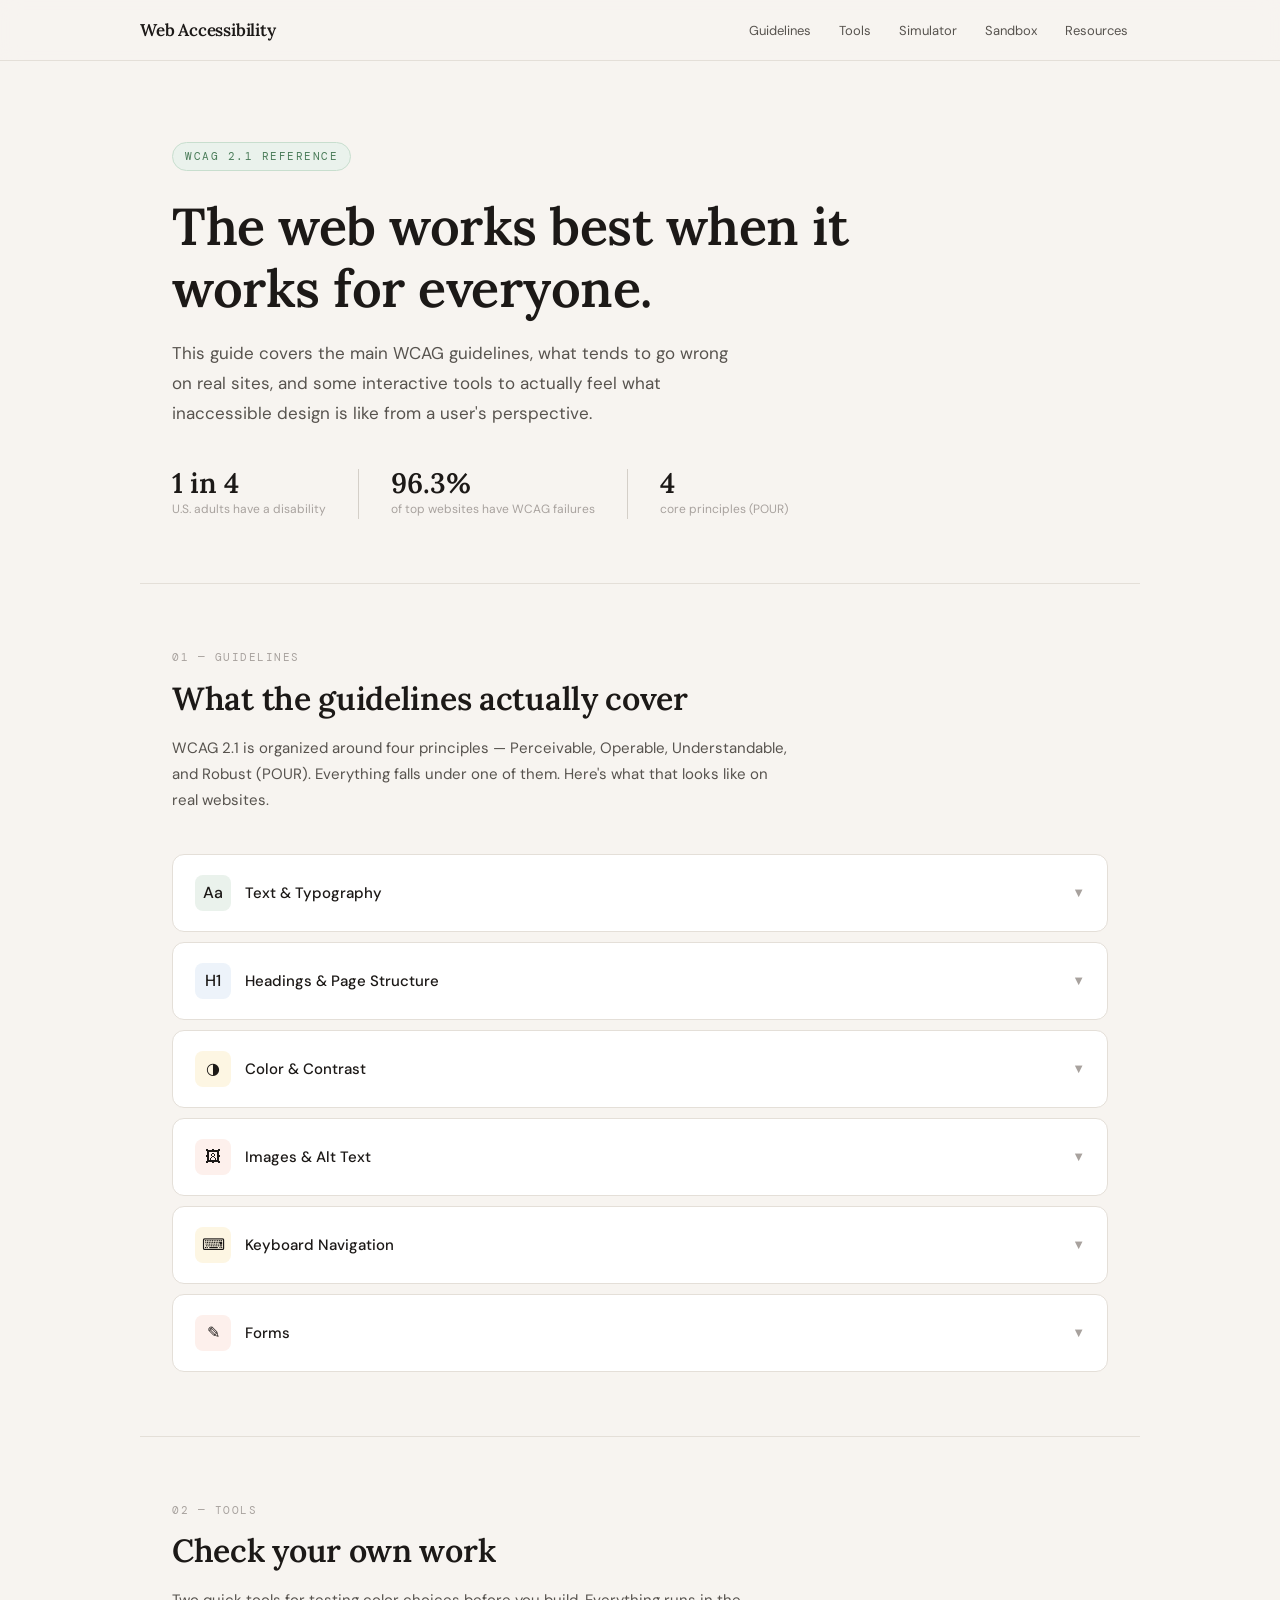
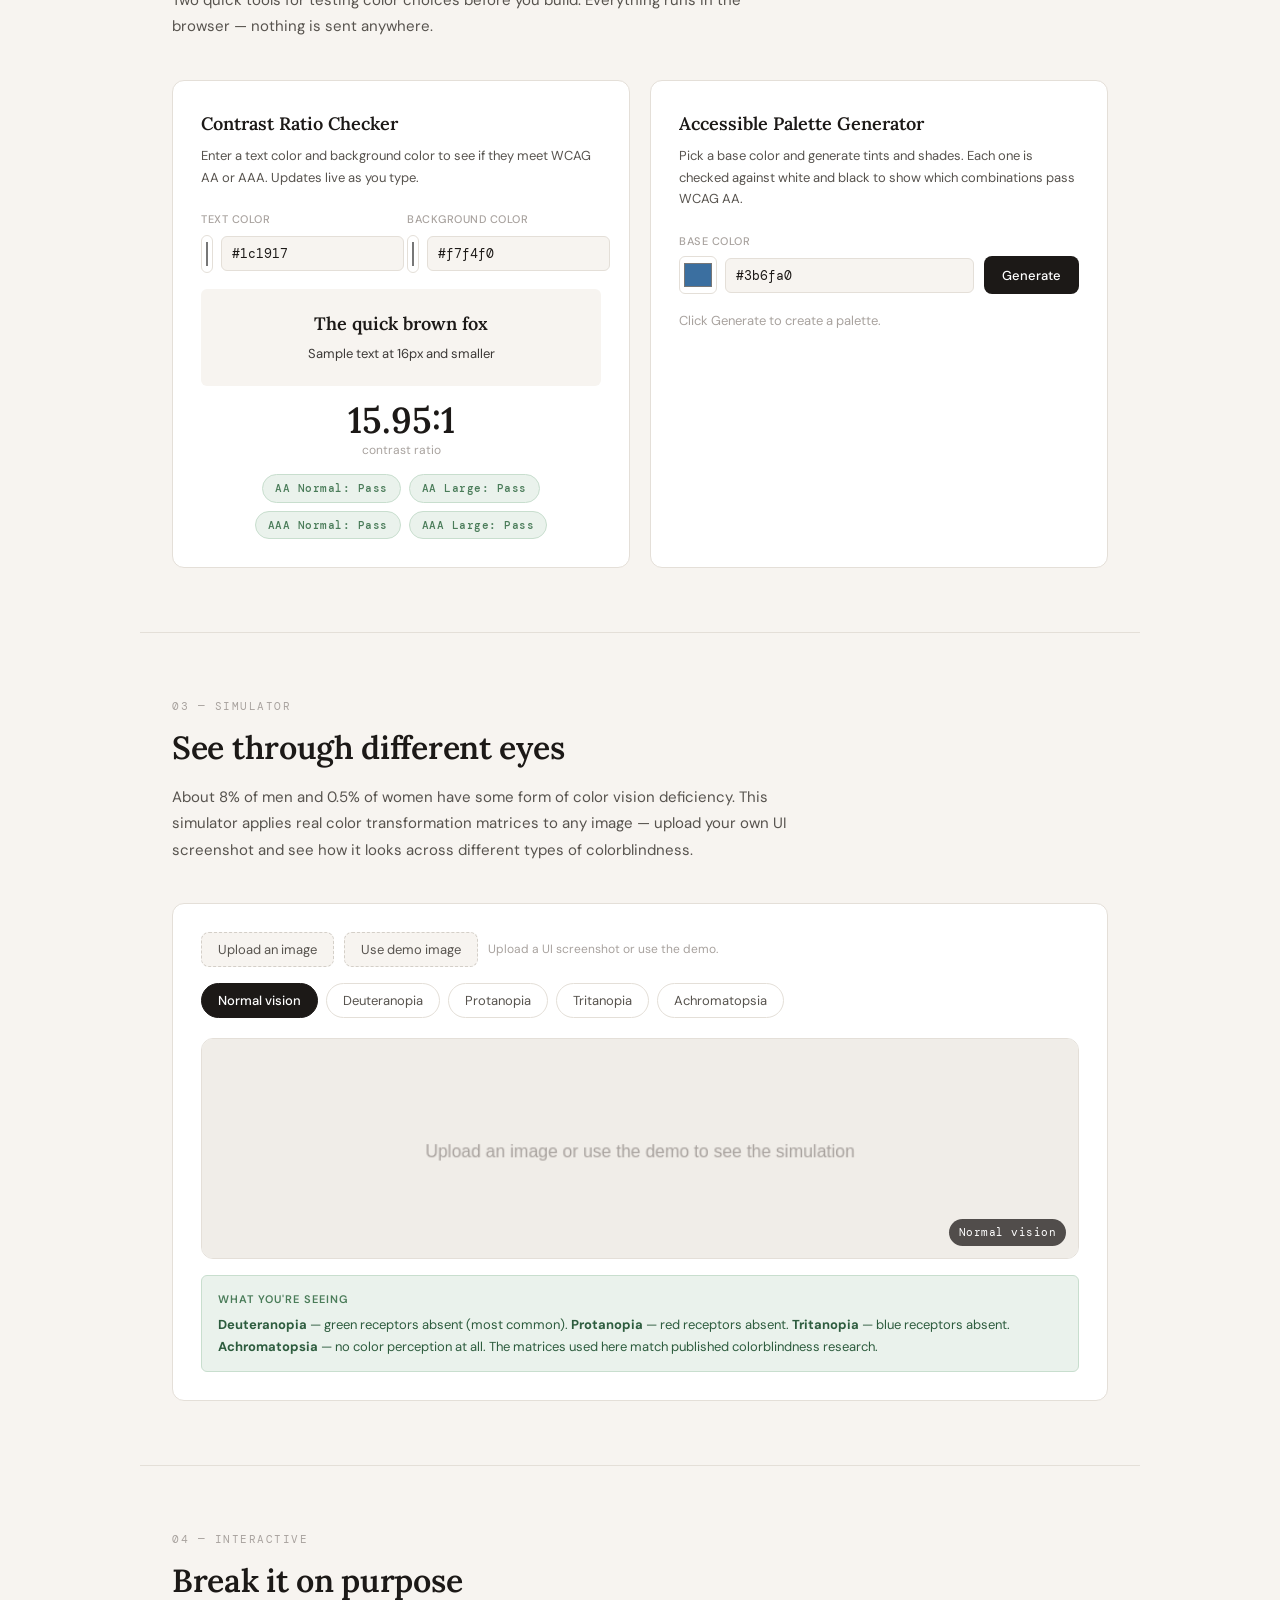
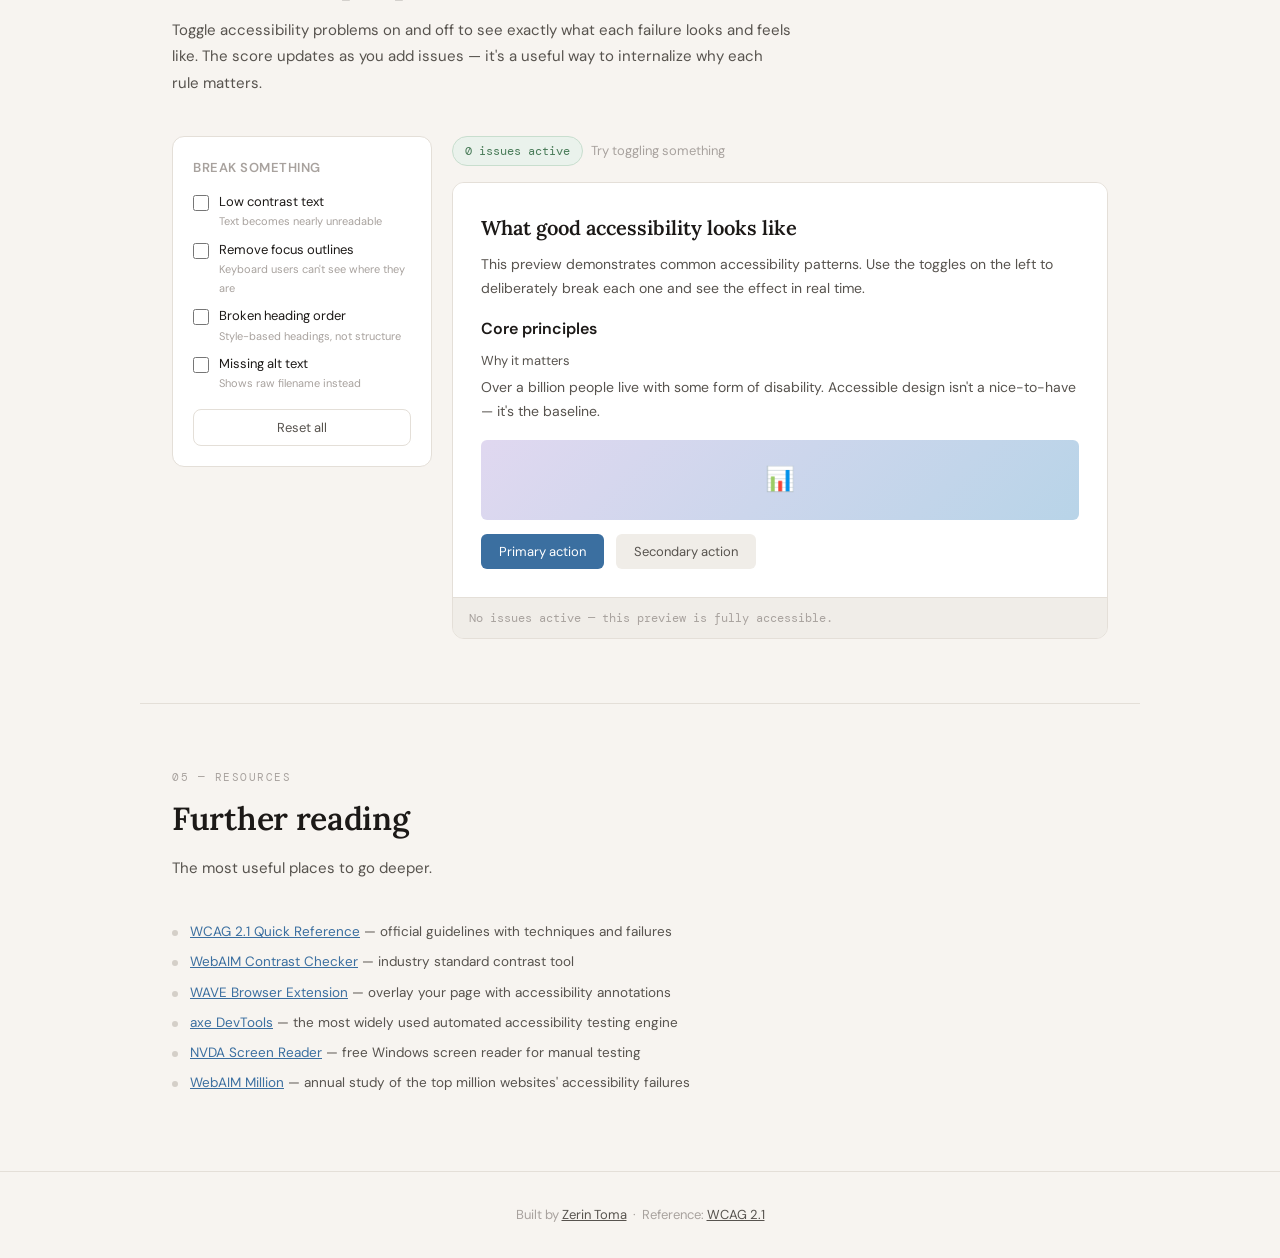
<file: webaccessibility.html>
<!DOCTYPE html>
<html lang="en">
<head>
  <meta charset="UTF-8" />
  <meta name="viewport" content="width=device-width, initial-scale=1.0" />
  <meta name="description" content="A practical guide to web accessibility covering WCAG guidelines, contrast checking, color palette generation, a colorblind simulator, and an interactive accessibility sandbox." />
  <title>Web Accessibility Guide</title>
  <link href="https://fonts.googleapis.com/css2?family=Lora:ital,wght@0,400;0,600;1,400&family=DM+Sans:wght@300;400;500&family=DM+Mono:wght@400;500&display=swap" rel="stylesheet" />
  <style>
    /* =====================
       RESET & ROOT
    ===================== */
    *, *::before, *::after { box-sizing: border-box; margin: 0; padding: 0; }

    :root {
      --bg:         #f7f4f0;
      --surface:    #ffffff;
      --surface2:   #f0ede8;
      --border:     #e4dfd8;
      --border2:    #d4cfc8;
      --text:       #1c1917;
      --text-mid:   #57534e;
      --text-soft:  #a8a29e;
      --sage:       #4a7c59;
      --sage-light: #eaf2ec;
      --sage-mid:   #c8dece;
      --terracotta: #b45844;
      --terra-light:#fdf0ec;
      --blue:       #3b6fa0;
      --blue-light: #edf3fa;
      --amber:      #92600a;
      --amber-light:#fdf6e3;
      --radius-sm:  6px;
      --radius:     12px;
      --radius-lg:  18px;
    }

    html { scroll-behavior: smooth; }

    body {
      font-family: 'DM Sans', sans-serif;
      background: var(--bg);
      color: var(--text);
      line-height: 1.7;
      font-size: 16px;
    }

    a { color: var(--blue); }
    a:focus-visible { outline: 2px solid var(--blue); outline-offset: 3px; border-radius: 2px; }

    /* =====================
       SKIP LINK
    ===================== */
    .skip-link {
      position: absolute;
      top: -100%;
      left: 16px;
      background: var(--text);
      color: white;
      padding: 8px 16px;
      border-radius: 0 0 var(--radius-sm) var(--radius-sm);
      font-size: 14px;
      font-weight: 500;
      z-index: 9999;
      text-decoration: none;
      transition: top 0.2s;
    }
    .skip-link:focus { top: 0; }

    /* =====================
       NAV
    ===================== */
    nav {
      position: sticky;
      top: 0;
      z-index: 100;
      background: rgba(247, 244, 240, 0.92);
      backdrop-filter: blur(10px);
      border-bottom: 1px solid var(--border);
      padding: 0 32px;
    }

    .nav-inner {
      max-width: 1000px;
      margin: 0 auto;
      display: flex;
      align-items: center;
      justify-content: space-between;
      height: 60px;
    }

    .nav-logo {
      font-family: 'Lora', serif;
      font-size: 17px;
      font-weight: 600;
      color: var(--text);
      text-decoration: none;
      letter-spacing: -0.2px;
    }

    .nav-links {
      display: flex;
      gap: 4px;
      list-style: none;
    }

    .nav-links a {
      font-size: 13px;
      color: var(--text-mid);
      text-decoration: none;
      padding: 6px 12px;
      border-radius: var(--radius-sm);
      transition: background 0.15s, color 0.15s;
      font-weight: 400;
    }

    .nav-links a:hover { background: var(--surface2); color: var(--text); }
    .nav-links a:focus-visible { outline: 2px solid var(--blue); outline-offset: 2px; }

    /* =====================
       HERO
    ===================== */
    #hero {
      max-width: 1000px;
      margin: 0 auto;
      padding: 80px 32px 64px;
    }

    .hero-tag {
      display: inline-block;
      font-family: 'DM Mono', monospace;
      font-size: 11px;
      letter-spacing: 1.5px;
      text-transform: uppercase;
      color: var(--sage);
      background: var(--sage-light);
      border: 1px solid var(--sage-mid);
      padding: 4px 12px;
      border-radius: 100px;
      margin-bottom: 24px;
    }

    #hero h1 {
      font-family: 'Lora', serif;
      font-size: clamp(32px, 5vw, 52px);
      font-weight: 600;
      line-height: 1.2;
      letter-spacing: -0.5px;
      margin-bottom: 20px;
      max-width: 720px;
    }

    #hero p {
      font-size: 17px;
      color: var(--text-mid);
      max-width: 580px;
      line-height: 1.75;
      margin-bottom: 40px;
    }

    .hero-stats {
      display: flex;
      gap: 32px;
      flex-wrap: wrap;
    }

    .hero-stat { display: flex; flex-direction: column; gap: 2px; }
    .hero-stat .num { font-family: 'Lora', serif; font-size: 28px; font-weight: 600; color: var(--text); line-height: 1; }
    .hero-stat .label { font-size: 12px; color: var(--text-soft); }
    .hero-divider { width: 1px; background: var(--border2); align-self: stretch; }

    /* =====================
       SECTION WRAPPER
    ===================== */
    .section-wrap {
      max-width: 1000px;
      margin: 0 auto;
      padding: 64px 32px;
      border-top: 1px solid var(--border);
    }

    .section-label {
      font-family: 'DM Mono', monospace;
      font-size: 11px;
      letter-spacing: 1.5px;
      text-transform: uppercase;
      color: var(--text-soft);
      margin-bottom: 12px;
    }

    .section-title {
      font-family: 'Lora', serif;
      font-size: clamp(22px, 3.5vw, 32px);
      font-weight: 600;
      letter-spacing: -0.3px;
      margin-bottom: 16px;
      line-height: 1.25;
    }

    .section-intro {
      font-size: 15px;
      color: var(--text-mid);
      max-width: 620px;
      line-height: 1.75;
      margin-bottom: 40px;
    }

    /* =====================
       GUIDE CARDS (accordion)
    ===================== */
    .guide-grid { display: flex; flex-direction: column; gap: 10px; }

    .guide-card {
      background: var(--surface);
      border: 1px solid var(--border);
      border-radius: var(--radius);
      overflow: hidden;
      transition: border-color 0.2s;
    }

    .guide-card:hover { border-color: var(--border2); }

    .guide-card-header {
      display: flex;
      align-items: center;
      gap: 14px;
      padding: 20px 22px;
      cursor: pointer;
      user-select: none;
      width: 100%;
      background: none;
      border: none;
      text-align: left;
      font-family: 'DM Sans', sans-serif;
      font-size: 15px;
      font-weight: 500;
      color: var(--text);
    }

    .guide-card-header:focus-visible {
      outline: 2px solid var(--blue);
      outline-offset: -2px;
      border-radius: var(--radius);
    }

    .guide-icon {
      width: 36px; height: 36px;
      border-radius: 8px;
      display: flex;
      align-items: center;
      justify-content: center;
      font-size: 16px;
      flex-shrink: 0;
    }

    .guide-chevron {
      margin-left: auto;
      color: var(--text-soft);
      font-size: 13px;
      transition: transform 0.25s;
      flex-shrink: 0;
    }

    .guide-card.open .guide-chevron { transform: rotate(180deg); }

    .guide-body { display: none; padding: 0 22px 22px 72px; }
    .guide-card.open .guide-body { display: block; }

    .guide-body p { font-size: 14px; color: var(--text-mid); line-height: 1.8; margin-bottom: 14px; }
    .guide-body p:last-child { margin-bottom: 0; }

    .rule-list {
      list-style: none;
      display: flex;
      flex-direction: column;
      gap: 8px;
      margin: 12px 0;
    }

    .rule-list li {
      font-size: 13.5px;
      color: var(--text-mid);
      padding-left: 18px;
      position: relative;
      line-height: 1.65;
    }

    .rule-list li::before {
      content: '';
      position: absolute;
      left: 0;
      top: 9px;
      width: 6px; height: 6px;
      border-radius: 50%;
      background: var(--border2);
    }

    .rule-list li strong { color: var(--text); font-weight: 500; }

    .tip-box {
      background: var(--sage-light);
      border: 1px solid var(--sage-mid);
      border-radius: var(--radius-sm);
      padding: 14px 16px;
      margin-top: 14px;
    }

    .tip-box .tip-label { font-size: 11px; font-weight: 600; letter-spacing: 1px; text-transform: uppercase; color: var(--sage); margin-bottom: 6px; }
    .tip-box p { font-size: 13px; color: #2d5c3e; margin-bottom: 0; line-height: 1.65; }

    .warn-box {
      background: var(--terra-light);
      border: 1px solid #f0c4b8;
      border-radius: var(--radius-sm);
      padding: 14px 16px;
      margin-top: 14px;
    }

    .warn-box .warn-label { font-size: 11px; font-weight: 600; letter-spacing: 1px; text-transform: uppercase; color: var(--terracotta); margin-bottom: 6px; }
    .warn-box p { font-size: 13px; color: #7a3626; margin-bottom: 0; line-height: 1.65; }

    code {
      font-family: 'DM Mono', monospace;
      font-size: 12.5px;
      background: var(--surface2);
      padding: 2px 6px;
      border-radius: 4px;
      color: var(--terracotta);
    }

    pre {
      background: var(--text);
      color: #e8e4df;
      border-radius: var(--radius-sm);
      padding: 16px;
      font-family: 'DM Mono', monospace;
      font-size: 12.5px;
      overflow-x: auto;
      margin: 12px 0;
      line-height: 1.7;
    }

    pre .c { color: var(--text-soft); }
    pre .k { color: #7dd3b0; }
    pre .s { color: #f4a58a; }
    pre .a { color: #93c5fd; }

    /* =====================
       TOOLS SECTION
    ===================== */
    #tools .tools-grid {
      display: grid;
      grid-template-columns: 1fr 1fr;
      gap: 20px;
    }

    @media (max-width: 680px) { #tools .tools-grid { grid-template-columns: 1fr; } }

    .tool-card {
      background: var(--surface);
      border: 1px solid var(--border);
      border-radius: var(--radius);
      padding: 28px;
    }

    .tool-title { font-family: 'Lora', serif; font-size: 18px; font-weight: 600; margin-bottom: 6px; }
    .tool-desc { font-size: 13px; color: var(--text-mid); margin-bottom: 22px; line-height: 1.65; }

    /* --- CONTRAST TOOL --- */
    .color-inputs { display: flex; gap: 12px; margin-bottom: 16px; flex-wrap: wrap; }
    .color-input-wrap { flex: 1; min-width: 110px; }
    .color-input-wrap label { display: block; font-size: 11px; font-weight: 500; letter-spacing: 0.5px; text-transform: uppercase; color: var(--text-soft); margin-bottom: 6px; }
    .color-row { display: flex; align-items: center; gap: 8px; }

    input[type="color"] {
      width: 38px; height: 38px;
      border: 1px solid var(--border);
      border-radius: 6px;
      cursor: pointer;
      padding: 2px;
      background: var(--surface);
    }

    .hex-input {
      flex: 1;
      padding: 8px 10px;
      font-family: 'DM Mono', monospace;
      font-size: 13px;
      border: 1px solid var(--border);
      border-radius: 6px;
      background: var(--bg);
      color: var(--text);
      outline: none;
      transition: border-color 0.15s;
    }

    .hex-input:focus { border-color: var(--blue); box-shadow: 0 0 0 3px rgba(59,111,160,0.15); }

    .contrast-preview {
      border-radius: var(--radius-sm);
      padding: 20px;
      margin-bottom: 16px;
      text-align: center;
      transition: background 0.2s, color 0.2s;
    }

    .contrast-preview .preview-text { font-family: 'Lora', serif; font-size: 18px; font-weight: 600; margin-bottom: 4px; }
    .contrast-preview .preview-small { font-size: 13px; opacity: 0.85; }

    .ratio-display { text-align: center; margin-bottom: 14px; }
    .ratio-num { font-family: 'Lora', serif; font-size: 36px; font-weight: 600; line-height: 1; }
    .ratio-label { font-size: 12px; color: var(--text-soft); margin-top: 2px; }

    .badge-row { display: flex; gap: 8px; justify-content: center; flex-wrap: wrap; }

    .badge {
      font-family: 'DM Mono', monospace;
      font-size: 11px;
      font-weight: 500;
      padding: 4px 12px;
      border-radius: 100px;
      letter-spacing: 0.5px;
    }

    .badge.pass { background: var(--sage-light); color: var(--sage); border: 1px solid var(--sage-mid); }
    .badge.fail { background: var(--terra-light); color: var(--terracotta); border: 1px solid #f0c4b8; }

    /* --- PALETTE TOOL --- */
    .palette-input-row { display: flex; gap: 10px; margin-bottom: 16px; align-items: flex-end; }
    .palette-input-wrap { flex: 1; }
    .palette-input-wrap label { display: block; font-size: 11px; font-weight: 500; letter-spacing: 0.5px; text-transform: uppercase; color: var(--text-soft); margin-bottom: 6px; }
    .palette-color-row { display: flex; gap: 8px; align-items: center; }

    .gen-btn {
      padding: 10px 18px;
      background: var(--text);
      color: white;
      font-family: 'DM Sans', sans-serif;
      font-size: 13px;
      font-weight: 500;
      border: none;
      border-radius: 8px;
      cursor: pointer;
      white-space: nowrap;
      transition: background 0.15s, transform 0.1s;
      height: 38px;
      align-self: flex-end;
    }

    .gen-btn:hover { background: #333; }
    .gen-btn:active { transform: scale(0.97); }
    .gen-btn:focus-visible { outline: 2px solid var(--blue); outline-offset: 3px; }

    .palette-grid { display: flex; flex-direction: column; gap: 8px; }

    .palette-swatch {
      display: flex;
      align-items: center;
      gap: 12px;
      border-radius: var(--radius-sm);
      overflow: hidden;
      border: 1px solid var(--border);
    }

    .swatch-color { width: 52px; height: 52px; flex-shrink: 0; }
    .swatch-info { flex: 1; }
    .swatch-hex { font-family: 'DM Mono', monospace; font-size: 13px; color: var(--text); font-weight: 500; }
    .swatch-name { font-size: 12px; color: var(--text-soft); margin-top: 1px; }
    .swatch-badges { display: flex; gap: 6px; flex-wrap: wrap; margin-right: 12px; }

    .swatch-copy {
      background: none;
      border: 1px solid var(--border);
      border-radius: 5px;
      padding: 4px 10px;
      font-family: 'DM Mono', monospace;
      font-size: 11px;
      cursor: pointer;
      color: var(--text-mid);
      margin-right: 10px;
      transition: background 0.15s;
      flex-shrink: 0;
    }

    .swatch-copy:hover { background: var(--surface2); }
    .swatch-copy:focus-visible { outline: 2px solid var(--blue); outline-offset: 2px; }

    /* =====================
       COLORBLIND SIMULATOR
    ===================== */
    #simulator .sim-controls {
      display: flex;
      gap: 8px;
      flex-wrap: wrap;
      margin-bottom: 20px;
    }

    .sim-btn {
      padding: 8px 16px;
      border: 1px solid var(--border);
      border-radius: 100px;
      background: var(--surface);
      font-family: 'DM Sans', sans-serif;
      font-size: 13px;
      color: var(--text-mid);
      cursor: pointer;
      transition: all 0.15s;
      font-weight: 400;
    }

    .sim-btn:hover { border-color: var(--border2); color: var(--text); background: var(--surface2); }
    .sim-btn.active { background: var(--text); color: white; border-color: var(--text); font-weight: 500; }
    .sim-btn:focus-visible { outline: 2px solid var(--blue); outline-offset: 3px; }

    .sim-canvas-wrap {
      border: 1px solid var(--border);
      border-radius: var(--radius);
      overflow: hidden;
      position: relative;
      background: var(--surface);
    }

    .sim-canvas-wrap canvas {
      display: block;
      width: 100%;
      height: auto;
    }

    .sim-label {
      position: absolute;
      bottom: 12px;
      right: 12px;
      background: rgba(28,25,23,0.75);
      color: white;
      font-family: 'DM Mono', monospace;
      font-size: 11px;
      padding: 4px 10px;
      border-radius: 100px;
      letter-spacing: 0.5px;
      pointer-events: none;
    }

    .sim-upload {
      display: flex;
      align-items: center;
      gap: 10px;
      margin-bottom: 16px;
      flex-wrap: wrap;
    }

    .upload-btn {
      padding: 8px 16px;
      border: 1px dashed var(--border2);
      border-radius: 8px;
      background: var(--bg);
      font-size: 13px;
      color: var(--text-mid);
      cursor: pointer;
      transition: border-color 0.15s, background 0.15s;
      font-family: 'DM Sans', sans-serif;
    }

    .upload-btn:hover { border-color: var(--blue); background: var(--blue-light); color: var(--blue); }
    .upload-btn:focus-visible { outline: 2px solid var(--blue); outline-offset: 3px; }

    #file-input { display: none; }

    .sim-hint { font-size: 12px; color: var(--text-soft); }

    /* =====================
       BREAK-IT SANDBOX
    ===================== */
    #sandbox .sandbox-layout {
      display: grid;
      grid-template-columns: 260px 1fr;
      gap: 20px;
      align-items: start;
    }

    @media (max-width: 700px) { #sandbox .sandbox-layout { grid-template-columns: 1fr; } }

    .sandbox-controls {
      background: var(--surface);
      border: 1px solid var(--border);
      border-radius: var(--radius);
      padding: 20px;
    }

    .sandbox-controls h3 {
      font-family: 'DM Sans', sans-serif;
      font-size: 13px;
      font-weight: 600;
      text-transform: uppercase;
      letter-spacing: 0.5px;
      color: var(--text-soft);
      margin-bottom: 14px;
    }

    .toggle-list { display: flex; flex-direction: column; gap: 10px; }

    .toggle-item {
      display: flex;
      align-items: flex-start;
      gap: 10px;
      cursor: pointer;
    }

    .toggle-item input[type="checkbox"] {
      width: 16px;
      height: 16px;
      cursor: pointer;
      accent-color: var(--terracotta);
      margin-top: 2px;
      flex-shrink: 0;
    }

    .toggle-item input[type="checkbox"]:focus-visible {
      outline: 2px solid var(--blue);
      outline-offset: 2px;
    }

    .toggle-item-label { font-size: 13px; color: var(--text); line-height: 1.4; }
    .toggle-item-sub { font-size: 11px; color: var(--text-soft); margin-top: 1px; }

    .sandbox-reset {
      margin-top: 16px;
      width: 100%;
      padding: 9px;
      background: none;
      border: 1px solid var(--border);
      border-radius: 8px;
      font-family: 'DM Sans', sans-serif;
      font-size: 13px;
      color: var(--text-mid);
      cursor: pointer;
      transition: background 0.15s;
    }

    .sandbox-reset:hover { background: var(--surface2); }
    .sandbox-reset:focus-visible { outline: 2px solid var(--blue); outline-offset: 3px; }

    .sandbox-preview {
      border: 1px solid var(--border);
      border-radius: var(--radius);
      overflow: hidden;
    }

    .sandbox-preview-inner {
      padding: 28px;
      background: white;
      transition: all 0.3s;
    }

    /* sandbox states */
    .sandbox-preview-inner.bad-contrast { color: #bbb !important; }
    .sandbox-preview-inner.bad-contrast .sb-text { color: #ccc !important; }
    .sandbox-preview-inner.bad-contrast .sb-heading { color: #ddd !important; }
    .sandbox-preview-inner.no-focus * { outline: none !important; }
    .sandbox-preview-inner.bad-structure .sb-h2 { font-size: 13px; font-style: italic; font-weight: normal; }
    .sandbox-preview-inner.bad-structure .sb-h3 { font-size: 22px; font-weight: 700; }
    .sandbox-preview-inner.no-labels .sb-label { display: none; }
    .sandbox-preview-inner.no-alt-text .sb-img-wrap::after {
      content: 'IMG_20240311_142203.jpg';
      display: block;
      font-size: 11px;
      color: #888;
      text-align: center;
      margin-top: 4px;
    }

    /* sandbox preview content styles */
    .sb-heading {
      font-family: 'Lora', serif;
      font-size: 20px;
      font-weight: 600;
      margin-bottom: 8px;
      color: var(--text);
      transition: color 0.3s;
    }

    .sb-h2 {
      font-size: 16px;
      font-weight: 600;
      color: var(--text);
      margin: 14px 0 6px;
      transition: all 0.3s;
    }

    .sb-h3 {
      font-size: 13px;
      color: var(--text-mid);
      margin: 8px 0 4px;
      transition: all 0.3s;
    }

    .sb-text {
      font-size: 14px;
      color: var(--text-mid);
      line-height: 1.7;
      margin-bottom: 14px;
      transition: color 0.3s;
    }

    .sb-img-wrap { margin-bottom: 14px; }

    .sb-img {
      width: 100%;
      height: 80px;
      background: linear-gradient(135deg, #e0d8f0 0%, #b8d4e8 100%);
      border-radius: 6px;
      display: flex;
      align-items: center;
      justify-content: center;
      font-size: 24px;
    }

    .sb-form-group { margin-bottom: 12px; }

    .sb-label {
      display: block;
      font-size: 12px;
      font-weight: 500;
      color: var(--text);
      margin-bottom: 4px;
      transition: opacity 0.3s;
    }

    .sb-input {
      width: 100%;
      padding: 8px 10px;
      border: 1px solid var(--border);
      border-radius: 6px;
      font-size: 13px;
      font-family: 'DM Sans', sans-serif;
      background: var(--bg);
      color: var(--text);
      outline-offset: 2px;
    }

    .sb-input:focus { outline: 2px solid var(--blue); }

    .sb-btn {
      padding: 9px 18px;
      background: var(--blue);
      color: white;
      border: none;
      border-radius: 6px;
      font-size: 13px;
      font-family: 'DM Sans', sans-serif;
      cursor: pointer;
      margin-right: 8px;
    }

    .sb-btn:focus { outline: 2px solid var(--blue); outline-offset: 3px; }

    .sandbox-status {
      background: var(--surface2);
      border-top: 1px solid var(--border);
      padding: 10px 16px;
      font-size: 12px;
      color: var(--text-soft);
      font-family: 'DM Mono', monospace;
      min-height: 38px;
    }

    .sandbox-status span { color: var(--terracotta); font-weight: 500; }

    /* score badge */
    .score-wrap {
      display: flex;
      align-items: center;
      gap: 8px;
      margin-bottom: 16px;
      flex-wrap: wrap;
    }

    .score-badge {
      font-family: 'DM Mono', monospace;
      font-size: 12px;
      padding: 4px 12px;
      border-radius: 100px;
      border: 1px solid;
      transition: all 0.3s;
    }

    .score-good { background: var(--sage-light); color: var(--sage); border-color: var(--sage-mid); }
    .score-warn { background: var(--amber-light); color: var(--amber); border-color: #e8c87a; }
    .score-bad  { background: var(--terra-light); color: var(--terracotta); border-color: #f0c4b8; }

    /* =====================
       FADE-IN ANIMATION
    ===================== */
    .fade-in {
      opacity: 0;
      transform: translateY(20px);
      transition: opacity 0.55s ease, transform 0.55s ease;
    }

    .fade-in.visible { opacity: 1; transform: translateY(0); }
    .fade-in:nth-child(2) { transition-delay: 0.08s; }
    .fade-in:nth-child(3) { transition-delay: 0.16s; }
    .fade-in:nth-child(4) { transition-delay: 0.24s; }
    .fade-in:nth-child(5) { transition-delay: 0.32s; }

    /* =====================
       FOOTER
    ===================== */
    footer {
      border-top: 1px solid var(--border);
      padding: 32px;
      text-align: center;
      font-size: 13px;
      color: var(--text-soft);
    }

    footer a { color: var(--text-mid); }
    footer a:focus-visible { outline: 2px solid var(--blue); outline-offset: 3px; border-radius: 2px; }

    /* =====================
       RESPONSIVE
    ===================== */
    @media (max-width: 640px) {
      .nav-links { display: none; }
      #hero { padding: 48px 20px 40px; }
      .section-wrap { padding: 48px 20px; }
      .hero-stats { gap: 20px; }
      .tool-card { padding: 20px; }
      .guide-body { padding-left: 22px; }
      .sandbox-controls { padding: 16px; }
      .sandbox-preview-inner { padding: 20px; }
    }
  </style>
</head>
<body>

  <a href="#main" class="skip-link">Skip to main content</a>

  <nav aria-label="Main navigation">
    <div class="nav-inner">
      <a href="#hero" class="nav-logo">Web Accessibility</a>
      <ul class="nav-links" role="list">
        <li><a href="#guide">Guidelines</a></li>
        <li><a href="#tools">Tools</a></li>
        <li><a href="#simulator">Simulator</a></li>
        <li><a href="#sandbox">Sandbox</a></li>
        <li><a href="#resources">Resources</a></li>
      </ul>
    </div>
  </nav>

  <main id="main">

    <!-- HERO -->
    <section id="hero" aria-labelledby="hero-heading">
      <div class="hero-tag" aria-hidden="true">WCAG 2.1 Reference</div>
      <h1 id="hero-heading">The web works best when it works for everyone.</h1>
      <p>
        This guide covers the main WCAG guidelines, what tends to go wrong on real sites, and some interactive tools to actually feel what inaccessible design is like from a user's perspective.
      </p>
      <div class="hero-stats" role="list" aria-label="Key accessibility statistics">
        <div class="hero-stat" role="listitem">
          <span class="num">1 in 4</span>
          <span class="label">U.S. adults have a disability</span>
        </div>
        <div class="hero-divider" aria-hidden="true"></div>
        <div class="hero-stat" role="listitem">
          <span class="num">96.3%</span>
          <span class="label">of top websites have WCAG failures</span>
        </div>
        <div class="hero-divider" aria-hidden="true"></div>
        <div class="hero-stat" role="listitem">
          <span class="num">4</span>
          <span class="label">core principles (POUR)</span>
        </div>
      </div>
    </section>

    <!-- GUIDE -->
    <section id="guide" class="section-wrap" aria-labelledby="guide-heading">
      <div class="section-label" aria-hidden="true">01 — Guidelines</div>
      <h2 class="section-title" id="guide-heading">What the guidelines actually cover</h2>
      <p class="section-intro">
        WCAG 2.1 is organized around four principles — Perceivable, Operable, Understandable, and Robust (POUR). Everything falls under one of them. Here's what that looks like on real websites.
      </p>

      <div class="guide-grid" role="list">

        <div class="guide-card fade-in" role="listitem">
          <button class="guide-card-header" aria-expanded="false" aria-controls="gc-text" onclick="toggleCard(this)">
            <div class="guide-icon" style="background:#eaf2ec;" aria-hidden="true">Aa</div>
            <span>Text &amp; Typography</span>
            <span class="guide-chevron" aria-hidden="true">▼</span>
          </button>
          <div class="guide-body" id="gc-text" role="region" aria-label="Text and Typography details">
            <p>Text is the backbone of most websites, and it's also one of the most commonly broken things from an accessibility standpoint. The issues usually aren't dramatic — they're small decisions that stack up.</p>
            <ul class="rule-list" aria-label="Text requirements">
              <li><strong>Minimum font size:</strong> 16px for body text is a solid baseline. WCAG doesn't name a specific size, but anything under 12px is almost always a problem.</li>
              <li><strong>Line height:</strong> At least 1.5x the font size for body text. Tight line spacing makes reading significantly harder for people with dyslexia.</li>
              <li><strong>Line length:</strong> Keep paragraphs between 60 and 80 characters wide. Very long lines force the eye to travel too far, which causes reading errors.</li>
              <li><strong>Text spacing:</strong> Users need to be able to override letter spacing, word spacing, and line height without content breaking.</li>
              <li><strong>Avoid justified text:</strong> Full justification creates irregular gaps between words that disrupt reading flow.</li>
              <li><strong>Don't use text inside images:</strong> Screen readers can't read it, it doesn't scale, and it breaks at high zoom levels.</li>
            </ul>
            <div class="warn-box">
              <div class="warn-label">Common mistake</div>
              <p>Setting <code>user-select: none</code> on body text. Users who rely on text-to-speech extensions need to be able to select and copy text.</p>
            </div>
            <div class="tip-box">
              <div class="tip-label">Quick fix</div>
              <p>Add this to your CSS: <code>p { max-width: 70ch; line-height: 1.6; }</code>. That one rule handles line length and spacing for most body text.</p>
            </div>
          </div>
        </div>

        <div class="guide-card fade-in" role="listitem">
          <button class="guide-card-header" aria-expanded="false" aria-controls="gc-headings" onclick="toggleCard(this)">
            <div class="guide-icon" style="background:#edf3fa;" aria-hidden="true">H1</div>
            <span>Headings &amp; Page Structure</span>
            <span class="guide-chevron" aria-hidden="true">▼</span>
          </button>
          <div class="guide-body" id="gc-headings" role="region" aria-label="Headings and Page Structure details">
            <p>Screen reader users often navigate entirely by jumping between headings — think of it like skimming. If your heading structure is broken, they're basically flying blind.</p>
            <ul class="rule-list" aria-label="Heading requirements">
              <li><strong>One H1 per page:</strong> The H1 is the page title. Using more than one confuses both screen readers and search engines.</li>
              <li><strong>Don't skip levels:</strong> H1 → H2 → H3 in order. Jumping from H2 to H4 breaks the outline.</li>
              <li><strong>Headings are for structure, not style:</strong> Don't choose heading levels based on how big you want text to look. That's what CSS is for.</li>
              <li><strong>Every section needs a heading:</strong> If there's a long section with no heading, screen reader users have no way to identify or navigate to it.</li>
            </ul>
            <pre aria-label="Example of correct heading structure"><span class="c">&lt;!-- Correct --&gt;</span>
<span class="k">&lt;h1&gt;</span>Accessibility Guide<span class="k">&lt;/h1&gt;</span>
  <span class="k">&lt;h2&gt;</span>Text Guidelines<span class="k">&lt;/h2&gt;</span>
    <span class="k">&lt;h3&gt;</span>Font Size<span class="k">&lt;/h3&gt;</span>
  <span class="k">&lt;h2&gt;</span>Color &amp; Contrast<span class="k">&lt;/h2&gt;</span>

<span class="c">&lt;!-- Wrong --&gt;</span>
<span class="k">&lt;h1&gt;</span>Accessibility Guide<span class="k">&lt;/h1&gt;</span>
  <span class="k">&lt;h3&gt;</span>Text Guidelines<span class="k">&lt;/h3&gt;</span> <span class="c">&lt;!-- skipped H2 --&gt;</span></pre>
            <div class="tip-box">
              <div class="tip-label">Quick check</div>
              <p>Open dev tools, search for all heading tags, and read them in order out loud. If they don't form a logical outline of the page, the structure needs fixing.</p>
            </div>
          </div>
        </div>

        <div class="guide-card fade-in" role="listitem">
          <button class="guide-card-header" aria-expanded="false" aria-controls="gc-contrast" onclick="toggleCard(this)">
            <div class="guide-icon" style="background:#fdf6e3;" aria-hidden="true">◑</div>
            <span>Color &amp; Contrast</span>
            <span class="guide-chevron" aria-hidden="true">▼</span>
          </button>
          <div class="guide-body" id="gc-contrast" role="region" aria-label="Color and Contrast details">
            <p>Contrast is the ratio between text brightness and its background. Low contrast is one of the most common WCAG failures — and honestly, it affects everyone when you're on your phone in sunlight, not just people with visual impairments.</p>
            <ul class="rule-list" aria-label="Contrast requirements">
              <li><strong>Normal text (under 18pt):</strong> Minimum 4.5:1 contrast ratio.</li>
              <li><strong>Large text (18pt+ or 14pt+ bold):</strong> Minimum 3:1 contrast ratio.</li>
              <li><strong>UI components and icons:</strong> Minimum 3:1 against adjacent colors.</li>
              <li><strong>Never use color alone to convey meaning:</strong> "Required fields are shown in red" fails colorblind users. Add an asterisk or label too.</li>
              <li><strong>Focus indicators need contrast too:</strong> The outline around a focused button must meet 3:1 against the surrounding area.</li>
            </ul>
            <div class="warn-box">
              <div class="warn-label">Very common failure</div>
              <p>Placeholder text in form inputs. It's almost always low-opacity gray that fails contrast requirements. Use real visible labels — placeholders aren't a substitute anyway.</p>
            </div>
          </div>
        </div>

        <div class="guide-card fade-in" role="listitem">
          <button class="guide-card-header" aria-expanded="false" aria-controls="gc-images" onclick="toggleCard(this)">
            <div class="guide-icon" style="background:#fdf0ec;" aria-hidden="true">🖼</div>
            <span>Images &amp; Alt Text</span>
            <span class="guide-chevron" aria-hidden="true">▼</span>
          </button>
          <div class="guide-body" id="gc-images" role="region" aria-label="Images and Alt Text details">
            <p>When alt text is missing, screen readers often fall back to reading the filename — something like "IMG_20240311_142203.jpg". Not exactly useful.</p>
            <ul class="rule-list" aria-label="Alt text requirements">
              <li><strong>Informative images:</strong> Describe what the image conveys, not just what it looks like. For a chart, describe the trend.</li>
              <li><strong>Decorative images:</strong> Use <code>alt=""</code> so screen readers skip it. Don't leave alt out entirely — that's different.</li>
              <li><strong>Functional images:</strong> Alt text should describe the destination or action. A logo linking to the homepage should say "Home", not "Company logo".</li>
              <li><strong>Complex images:</strong> Charts and diagrams need a longer text description nearby or via <code>aria-describedby</code>.</li>
            </ul>
            <pre aria-label="Alt text code examples"><span class="c">&lt;!-- Informative --&gt;</span>
<span class="k">&lt;img</span> <span class="a">src</span>=<span class="s">"chart.png"</span>
     <span class="a">alt</span>=<span class="s">"Bar chart: revenue up 40% in Q3"</span><span class="k">&gt;</span>

<span class="c">&lt;!-- Decorative --&gt;</span>
<span class="k">&lt;img</span> <span class="a">src</span>=<span class="s">"divider.png"</span> <span class="a">alt</span>=<span class="s">""</span> <span class="a">role</span>=<span class="s">"presentation"</span><span class="k">&gt;</span>

<span class="c">&lt;!-- Linked logo --&gt;</span>
<span class="k">&lt;a</span> <span class="a">href</span>=<span class="s">"/"</span><span class="k">&gt;&lt;img</span> <span class="a">src</span>=<span class="s">"logo.png"</span> <span class="a">alt</span>=<span class="s">"Home"</span><span class="k">&gt;&lt;/a&gt;</span></pre>
          </div>
        </div>

        <div class="guide-card fade-in" role="listitem">
          <button class="guide-card-header" aria-expanded="false" aria-controls="gc-keyboard" onclick="toggleCard(this)">
            <div class="guide-icon" style="background:#fdf6e3;" aria-hidden="true">⌨</div>
            <span>Keyboard Navigation</span>
            <span class="guide-chevron" aria-hidden="true">▼</span>
          </button>
          <div class="guide-body" id="gc-keyboard" role="region" aria-label="Keyboard Navigation details">
            <p>Many people can't use a mouse — motor impairments, tremors, or just preference. Every interactive element needs to be reachable and usable with a keyboard alone.</p>
            <ul class="rule-list" aria-label="Keyboard navigation requirements">
              <li><strong>Tab order must make sense:</strong> Tab should move through interactive elements in a logical order — typically left to right, top to bottom.</li>
              <li><strong>Never remove focus outlines:</strong> <code>outline: none</code> without a custom replacement is genuinely harmful. Keyboard users need to see where they are.</li>
              <li><strong>Custom components need keyboard support:</strong> Dropdowns, modals, sliders — all need keyboard event handlers. Enter and Space activate buttons. Arrow keys move through listboxes.</li>
              <li><strong>Modals must trap focus:</strong> When a modal opens, focus should stay inside it. Users shouldn't be able to Tab to elements behind the overlay.</li>
              <li><strong>Skip links:</strong> A "Skip to main content" link at the very top lets keyboard users bypass nav menus every time they load a page.</li>
            </ul>
            <div class="tip-box">
              <div class="tip-label">Test it yourself</div>
              <p>Put your mouse away and try navigating your site with only Tab, Enter, Space, and arrow keys. Most developers find at least two or three broken interactions the first time they try this.</p>
            </div>
          </div>
        </div>

        <div class="guide-card fade-in" role="listitem">
          <button class="guide-card-header" aria-expanded="false" aria-controls="gc-forms" onclick="toggleCard(this)">
            <div class="guide-icon" style="background:#fdf0ec;" aria-hidden="true">✎</div>
            <span>Forms</span>
            <span class="guide-chevron" aria-hidden="true">▼</span>
          </button>
          <div class="guide-body" id="gc-forms" role="region" aria-label="Forms details">
            <p>Forms are where a lot of accessibility failures pile up because there are so many small things to get right. Filling out an inaccessible form with a screen reader is one of the most frustrating experiences on the web.</p>
            <ul class="rule-list" aria-label="Form requirements">
              <li><strong>Every input needs a label:</strong> Placeholder text is not a label. Once a user starts typing, the placeholder disappears and there's no way to check what the field was asking for.</li>
              <li><strong>Associate labels programmatically:</strong> Use <code>&lt;label for="inputId"&gt;</code> or wrap the input inside the label. <code>aria-label</code> is a fallback, not a first choice.</li>
              <li><strong>Error messages must be specific:</strong> "Invalid input" is useless. "Email must include an @ symbol" tells the user exactly what to fix.</li>
              <li><strong>Required fields:</strong> Mark them with <code>required</code> or <code>aria-required="true"</code>. Explain what asterisks mean at the top of the form.</li>
              <li><strong>Group related inputs:</strong> Use <code>&lt;fieldset&gt;</code> and <code>&lt;legend&gt;</code> for radio buttons and checkboxes. Screen readers announce the legend before each option.</li>
            </ul>
            <div class="warn-box">
              <div class="warn-label">Common failure</div>
              <p>Auto-focusing a field on page load can disorient screen reader users who haven't had a chance to understand where they are yet. Avoid it unless the whole point of the page is that specific form.</p>
            </div>
          </div>
        </div>

      </div>
    </section>

    <!-- TOOLS -->
    <section id="tools" class="section-wrap" aria-labelledby="tools-heading">
      <div class="section-label" aria-hidden="true">02 — Tools</div>
      <h2 class="section-title" id="tools-heading">Check your own work</h2>
      <p class="section-intro">Two quick tools for testing color choices before you build. Everything runs in the browser — nothing is sent anywhere.</p>

      <div class="tools-grid">

        <div class="tool-card fade-in" aria-labelledby="contrast-tool-title">
          <h3 class="tool-title" id="contrast-tool-title">Contrast Ratio Checker</h3>
          <p class="tool-desc">Enter a text color and background color to see if they meet WCAG AA or AAA. Updates live as you type.</p>

          <div class="color-inputs">
            <div class="color-input-wrap">
              <label for="fg-color">Text color</label>
              <div class="color-row">
                <input type="color" id="fg-color-picker" value="#1c1917" aria-label="Text color picker" oninput="syncColor('fg')" />
                <input type="text" id="fg-color" class="hex-input" value="#1c1917" maxlength="7" aria-label="Text color hex value" oninput="syncPicker('fg')" />
              </div>
            </div>
            <div class="color-input-wrap">
              <label for="bg-color">Background color</label>
              <div class="color-row">
                <input type="color" id="bg-color-picker" value="#f7f4f0" aria-label="Background color picker" oninput="syncColor('bg')" />
                <input type="text" id="bg-color" class="hex-input" value="#f7f4f0" maxlength="7" aria-label="Background color hex value" oninput="syncPicker('bg')" />
              </div>
            </div>
          </div>

          <div class="contrast-preview" id="contrast-preview" aria-live="polite" aria-label="Color preview">
            <div class="preview-text">The quick brown fox</div>
            <div class="preview-small">Sample text at 16px and smaller</div>
          </div>

          <div class="ratio-display" aria-live="polite">
            <div class="ratio-num" id="ratio-num">—</div>
            <div class="ratio-label">contrast ratio</div>
          </div>

          <div class="badge-row" id="badge-row" aria-live="polite" aria-label="WCAG compliance results"></div>
        </div>

        <div class="tool-card fade-in" aria-labelledby="palette-tool-title">
          <h3 class="tool-title" id="palette-tool-title">Accessible Palette Generator</h3>
          <p class="tool-desc">Pick a base color and generate tints and shades. Each one is checked against white and black to show which combinations pass WCAG AA.</p>

          <div class="palette-input-row">
            <div class="palette-input-wrap">
              <label for="base-color">Base color</label>
              <div class="palette-color-row">
                <input type="color" id="base-color-picker" value="#3b6fa0" aria-label="Base color picker" oninput="syncBaseColor()" />
                <input type="text" id="base-color" class="hex-input" value="#3b6fa0" maxlength="7" aria-label="Base color hex value" oninput="syncBasePicker()" />
              </div>
            </div>
            <button class="gen-btn" onclick="generatePalette()" aria-label="Generate accessible color palette">Generate</button>
          </div>

          <div class="palette-grid" id="palette-grid" aria-label="Generated color swatches" aria-live="polite">
            <p style="font-size:13px;color:var(--text-soft);">Click Generate to create a palette.</p>
          </div>
        </div>

      </div>
    </section>

    <!-- COLORBLIND SIMULATOR -->
    <section id="simulator" class="section-wrap" aria-labelledby="sim-heading">
      <div class="section-label" aria-hidden="true">03 — Simulator</div>
      <h2 class="section-title" id="sim-heading">See through different eyes</h2>
      <p class="section-intro">
        About 8% of men and 0.5% of women have some form of color vision deficiency. This simulator applies real color transformation matrices to any image — upload your own UI screenshot and see how it looks across different types of colorblindness.
      </p>

      <div class="tool-card fade-in" aria-labelledby="sim-heading">
        <div class="sim-upload">
          <button class="upload-btn" onclick="document.getElementById('file-input').click()" aria-label="Upload an image to simulate colorblindness">
            Upload an image
          </button>
          <input type="file" id="file-input" accept="image/*" aria-label="File input for colorblind simulation" onchange="loadImage(event)" />
          <button class="upload-btn" onclick="loadDemo()" aria-label="Load demo image">Use demo image</button>
          <span class="sim-hint" id="sim-hint">Upload a UI screenshot or use the demo.</span>
        </div>

        <div class="sim-controls" role="group" aria-label="Colorblindness type selector">
          <button class="sim-btn active" onclick="setFilter('normal', this)" aria-pressed="true">Normal vision</button>
          <button class="sim-btn" onclick="setFilter('deuteranopia', this)" aria-pressed="false">Deuteranopia</button>
          <button class="sim-btn" onclick="setFilter('protanopia', this)" aria-pressed="false">Protanopia</button>
          <button class="sim-btn" onclick="setFilter('tritanopia', this)" aria-pressed="false">Tritanopia</button>
          <button class="sim-btn" onclick="setFilter('achromatopsia', this)" aria-pressed="false">Achromatopsia</button>
        </div>

        <div class="sim-canvas-wrap" role="img" aria-label="Colorblind simulation preview" aria-live="polite" aria-atomic="true">
          <canvas id="sim-canvas" width="800" height="400"></canvas>
          <div class="sim-label" id="sim-label" aria-hidden="true">Normal vision</div>
        </div>

        <div class="tip-box" style="margin-top:16px;">
          <div class="tip-label">What you're seeing</div>
          <p><strong>Deuteranopia</strong> — green receptors absent (most common). <strong>Protanopia</strong> — red receptors absent. <strong>Tritanopia</strong> — blue receptors absent. <strong>Achromatopsia</strong> — no color perception at all. The matrices used here match published colorblindness research.</p>
        </div>
      </div>
    </section>

    <!-- BREAK-IT SANDBOX -->
    <section id="sandbox" class="section-wrap" aria-labelledby="sandbox-heading">
      <div class="section-label" aria-hidden="true">04 — Interactive</div>
      <h2 class="section-title" id="sandbox-heading">Break it on purpose</h2>
      <p class="section-intro">
        Toggle accessibility problems on and off to see exactly what each failure looks and feels like. The score updates as you add issues — it's a useful way to internalize why each rule matters.
      </p>

      <div class="sandbox-layout" aria-label="Accessibility sandbox">

        <div class="sandbox-controls" role="group" aria-labelledby="sandbox-controls-label">
          <h3 id="sandbox-controls-label">Break something</h3>
          <div class="toggle-list">

            <label class="toggle-item">
              <input type="checkbox" id="toggle-contrast" onchange="updateSandbox()" aria-describedby="toggle-contrast-desc" />
              <div>
                <div class="toggle-item-label">Low contrast text</div>
                <div class="toggle-item-sub" id="toggle-contrast-desc">Text becomes nearly unreadable</div>
              </div>
            </label>

            <label class="toggle-item">
              <input type="checkbox" id="toggle-focus" onchange="updateSandbox()" aria-describedby="toggle-focus-desc" />
              <div>
                <div class="toggle-item-label">Remove focus outlines</div>
                <div class="toggle-item-sub" id="toggle-focus-desc">Keyboard users can't see where they are</div>
              </div>
            </label>

            <label class="toggle-item">
              <input type="checkbox" id="toggle-structure" onchange="updateSandbox()" aria-describedby="toggle-structure-desc" />
              <div>
                <div class="toggle-item-label">Broken heading order</div>
                <div class="toggle-item-sub" id="toggle-structure-desc">Style-based headings, not structure</div>
              </div>
            </label>


            <label class="toggle-item">
              <input type="checkbox" id="toggle-alt" onchange="updateSandbox()" aria-describedby="toggle-alt-desc" />
              <div>
                <div class="toggle-item-label">Missing alt text</div>
                <div class="toggle-item-sub" id="toggle-alt-desc">Shows raw filename instead</div>
              </div>
            </label>

          </div>
          <button class="sandbox-reset" onclick="resetSandbox()" aria-label="Reset all accessibility issues in the sandbox">Reset all</button>
        </div>

        <div>
          <div class="score-wrap" aria-live="polite" aria-atomic="true">
            <div id="score-badge" class="score-badge score-good">0 issues active</div>
            <span style="font-size:13px; color:var(--text-soft);">Try toggling something</span>
          </div>

          <div class="sandbox-preview" role="region" aria-label="Live preview of accessibility issues">
            <div class="sandbox-preview-inner" id="sandbox-inner">

              <h2 class="sb-heading">What good accessibility looks like</h2>
              <p class="sb-text">This preview demonstrates common accessibility patterns. Use the toggles on the left to deliberately break each one and see the effect in real time.</p>

              <div style="margin-bottom:16px;">
                <div class="sb-h2">Core principles</div>
                <div class="sb-h3">Why it matters</div>
                <p class="sb-text" style="margin-bottom:0;">Over a billion people live with some form of disability. Accessible design isn't a nice-to-have — it's the baseline.</p>
              </div>

              <div class="sb-img-wrap">
                <div class="sb-img" role="img" aria-label="Illustration of a bar chart showing accessibility audit results by category">📊</div>
              </div>

              <button class="sb-btn" type="button">Primary action</button>
              <button class="sb-btn" type="button" style="background:var(--surface2);color:var(--text-mid);">Secondary action</button>

            </div>
            <div class="sandbox-status" aria-live="polite" id="sandbox-status">
              No issues active — this preview is fully accessible.
            </div>
          </div>
        </div>

      </div>
    </section>

    <!-- RESOURCES -->
    <section id="resources" class="section-wrap" aria-labelledby="resources-heading">
      <div class="section-label" aria-hidden="true">05 — Resources</div>
      <h2 class="section-title" id="resources-heading">Further reading</h2>
      <p class="section-intro">The most useful places to go deeper.</p>
      <ul class="rule-list" aria-label="Accessibility resources" style="max-width:560px;">
        <li><a href="https://www.w3.org/WAI/WCAG21/quickref/" target="_blank" rel="noopener">WCAG 2.1 Quick Reference</a> — official guidelines with techniques and failures</li>
        <li><a href="https://webaim.org/resources/contrastchecker/" target="_blank" rel="noopener">WebAIM Contrast Checker</a> — industry standard contrast tool</li>
        <li><a href="https://wave.webaim.org/" target="_blank" rel="noopener">WAVE Browser Extension</a> — overlay your page with accessibility annotations</li>
        <li><a href="https://www.deque.com/axe/" target="_blank" rel="noopener">axe DevTools</a> — the most widely used automated accessibility testing engine</li>
        <li><a href="https://www.nvaccess.org/download/" target="_blank" rel="noopener">NVDA Screen Reader</a> — free Windows screen reader for manual testing</li>
        <li><a href="https://webaim.org/projects/million/" target="_blank" rel="noopener">WebAIM Million</a> — annual study of the top million websites' accessibility failures</li>
      </ul>
    </section>

  </main>

  <footer>
    <p>Built by <a href="https://github.com/zerintoma" target="_blank" rel="noopener">Zerin Toma</a> &nbsp;&middot;&nbsp; Reference: <a href="https://www.w3.org/WAI/standards-guidelines/wcag/" target="_blank" rel="noopener">WCAG 2.1</a></p>
  </footer>

  <script>
    // =====================
    // ACCORDION
    // =====================
    function toggleCard(btn) {
      const card = btn.closest('.guide-card');
      const isOpen = card.classList.contains('open');
      card.classList.toggle('open');
      btn.setAttribute('aria-expanded', !isOpen);
    }

    // =====================
    // SCROLL REVEAL
    // =====================
    const observer = new IntersectionObserver(entries => {
      entries.forEach(e => {
        if (e.isIntersecting) {
          e.target.classList.add('visible');
          observer.unobserve(e.target);
        }
      });
    }, { threshold: 0.1 });

    document.querySelectorAll('.fade-in').forEach(el => observer.observe(el));

    // =====================
    // CONTRAST TOOL
    // =====================
    function hexToRgb(hex) {
      hex = hex.replace('#', '');
      if (hex.length === 3) hex = hex.split('').map(c => c + c).join('');
      if (hex.length !== 6) return null;
      const r = parseInt(hex.slice(0,2), 16);
      const g = parseInt(hex.slice(2,4), 16);
      const b = parseInt(hex.slice(4,6), 16);
      if (isNaN(r) || isNaN(g) || isNaN(b)) return null;
      return [r, g, b];
    }

    function luminance(r, g, b) {
      return [r,g,b].map(c => {
        c /= 255;
        return c <= 0.04045 ? c / 12.92 : Math.pow((c + 0.055) / 1.055, 2.4);
      }).reduce((sum, c, i) => sum + c * [0.2126, 0.7152, 0.0722][i], 0);
    }

    function contrastRatio(hex1, hex2) {
      const c1 = hexToRgb(hex1), c2 = hexToRgb(hex2);
      if (!c1 || !c2) return null;
      const l1 = luminance(...c1), l2 = luminance(...c2);
      return (Math.max(l1, l2) + 0.05) / (Math.min(l1, l2) + 0.05);
    }

    function updateContrast() {
      const fg = document.getElementById('fg-color').value;
      const bg = document.getElementById('bg-color').value;
      const ratio = contrastRatio(fg, bg);
      const ratioNum = document.getElementById('ratio-num');
      const badgeRow = document.getElementById('badge-row');
      const preview = document.getElementById('contrast-preview');

      if (!ratio) { ratioNum.textContent = '—'; badgeRow.innerHTML = ''; return; }

      preview.style.background = bg;
      preview.style.color = fg;
      ratioNum.textContent = ratio.toFixed(2) + ':1';

      badgeRow.innerHTML = `
        <span class="badge ${ratio >= 4.5 ? 'pass' : 'fail'}" role="status">AA Normal: ${ratio >= 4.5 ? 'Pass' : 'Fail'}</span>
        <span class="badge ${ratio >= 3   ? 'pass' : 'fail'}" role="status">AA Large: ${ratio >= 3   ? 'Pass' : 'Fail'}</span>
        <span class="badge ${ratio >= 7   ? 'pass' : 'fail'}" role="status">AAA Normal: ${ratio >= 7   ? 'Pass' : 'Fail'}</span>
        <span class="badge ${ratio >= 4.5 ? 'pass' : 'fail'}" role="status">AAA Large: ${ratio >= 4.5 ? 'Pass' : 'Fail'}</span>
      `;
    }

    function syncColor(type) {
      document.getElementById(`${type}-color`).value = document.getElementById(`${type}-color-picker`).value;
      updateContrast();
    }

    function syncPicker(type) {
      const val = document.getElementById(`${type}-color`).value;
      const full = val.startsWith('#') ? val : '#' + val;
      if (/^#[0-9a-fA-F]{6}$/.test(full)) {
        document.getElementById(`${type}-color-picker`).value = full;
        updateContrast();
      }
    }

    updateContrast();

    // =====================
    // PALETTE GENERATOR
    // =====================
    function syncBaseColor() {
      document.getElementById('base-color').value = document.getElementById('base-color-picker').value;
    }

    function syncBasePicker() {
      const val = document.getElementById('base-color').value;
      if (/^#[0-9a-fA-F]{6}$/.test(val)) document.getElementById('base-color-picker').value = val;
    }

    function hexToHsl(hex) {
      const rgb = hexToRgb(hex);
      if (!rgb) return null;
      let [r, g, b] = rgb.map(v => v / 255);
      const max = Math.max(r,g,b), min = Math.min(r,g,b);
      let h, s, l = (max + min) / 2;
      if (max === min) { h = s = 0; }
      else {
        const d = max - min;
        s = l > 0.5 ? d / (2 - max - min) : d / (max + min);
        switch(max) {
          case r: h = ((g-b)/d + (g<b?6:0)) / 6; break;
          case g: h = ((b-r)/d + 2) / 6; break;
          case b: h = ((r-g)/d + 4) / 6; break;
        }
      }
      return [h * 360, s * 100, l * 100];
    }

    function hslToHex(h, s, l) {
      h /= 360; s /= 100; l /= 100;
      let r, g, b;
      if (s === 0) { r = g = b = l; }
      else {
        const q = l < 0.5 ? l*(1+s) : l+s-l*s;
        const p = 2*l - q;
        const hue2rgb = (p, q, t) => {
          if (t < 0) t += 1; if (t > 1) t -= 1;
          if (t < 1/6) return p+(q-p)*6*t;
          if (t < 1/2) return q;
          if (t < 2/3) return p+(q-p)*(2/3-t)*6;
          return p;
        };
        r = hue2rgb(p,q,h+1/3); g = hue2rgb(p,q,h); b = hue2rgb(p,q,h-1/3);
      }
      return '#' + [r,g,b].map(v => Math.round(v*255).toString(16).padStart(2,'0')).join('');
    }

    function generatePalette() {
      const baseHex = document.getElementById('base-color').value;
      const hsl = hexToHsl(baseHex);
      if (!hsl) { alert('Please enter a valid hex color.'); return; }
      const [h, s] = hsl;
      const steps = [95,88,78,65,52,40,30,20,12];
      const names = ['50','100','200','300','400','500','600','700','800'];
      const grid = document.getElementById('palette-grid');
      grid.innerHTML = steps.map((l, i) => {
        const hex = hslToHex(h, Math.min(s, 90), l);
        const vW = contrastRatio(hex, '#ffffff');
        const vB = contrastRatio(hex, '#000000');
        return `
          <div class="palette-swatch" role="listitem">
            <div class="swatch-color" style="background:${hex};" aria-hidden="true"></div>
            <div class="swatch-info">
              <div class="swatch-hex">${hex}</div>
              <div class="swatch-name">Shade ${names[i]}</div>
            </div>
            <div class="swatch-badges" aria-label="Contrast results for ${hex}">
              <span class="badge ${vW>=4.5?'pass':'fail'}" title="on white: ${vW.toFixed(1)}:1">on white: ${vW>=4.5?'✓ AA':'✕ fail'}</span>
              <span class="badge ${vB>=4.5?'pass':'fail'}" title="on black: ${vB.toFixed(1)}:1">on black: ${vB>=4.5?'✓ AA':'✕ fail'}</span>
            </div>
            <button class="swatch-copy" onclick="copyHex('${hex}', this)" aria-label="Copy ${hex} to clipboard">Copy</button>
          </div>`;
      }).join('');
    }

    function copyHex(hex, btn) {
      navigator.clipboard.writeText(hex).then(() => {
        btn.textContent = 'Copied!';
        setTimeout(() => { btn.textContent = 'Copy'; }, 1500);
      });
    }

    // =====================
    // COLORBLIND SIMULATOR
    // =====================

    // Dalton/Lindbloom colorblindness matrices
    const CB_MATRICES = {
      normal:        [1,0,0, 0,1,0, 0,0,1],
      deuteranopia:  [0.367,0.861,-0.228, 0.280,0.673,0.047, -0.012,0.043,0.969],
      protanopia:    [0.152,1.053,-0.205, 0.115,0.786,0.099, -0.004,-0.048,1.052],
      tritanopia:    [1.256,-0.077,-0.179, -0.078,0.931,0.148, 0.005,0.691,0.304],
      achromatopsia: [0.299,0.587,0.114, 0.299,0.587,0.114, 0.299,0.587,0.114]
    };

    const CB_NAMES = {
      normal: 'Normal vision',
      deuteranopia: 'Deuteranopia (red-green)',
      protanopia: 'Protanopia (red-green)',
      tritanopia: 'Tritanopia (blue-yellow)',
      achromatopsia: 'Achromatopsia (no color)'
    };

    let currentFilter = 'normal';
    let sourceImageData = null;
    const canvas = document.getElementById('sim-canvas');
    const ctx = canvas.getContext('2d');

    function drawPlaceholder() {
      canvas.width = 800;
      canvas.height = 200;
      ctx.fillStyle = '#f0ede8';
      ctx.fillRect(0, 0, 800, 200);
      ctx.fillStyle = '#a8a29e';
      ctx.font = '16px DM Sans, sans-serif';
      ctx.textAlign = 'center';
      ctx.fillText('Upload an image or use the demo to see the simulation', 400, 108);
    }

    drawPlaceholder();

    function applyFilter(filter) {
      if (!sourceImageData) return;
      const m = CB_MATRICES[filter];
      canvas.width = sourceImageData.width;
      canvas.height = sourceImageData.height;
      const out = ctx.createImageData(sourceImageData.width, sourceImageData.height);
      const src = sourceImageData.data;
      const dst = out.data;
      for (let i = 0; i < src.length; i += 4) {
        const r = src[i], g = src[i+1], b = src[i+2];
        dst[i]   = Math.min(255, Math.max(0, m[0]*r + m[1]*g + m[2]*b));
        dst[i+1] = Math.min(255, Math.max(0, m[3]*r + m[4]*g + m[5]*b));
        dst[i+2] = Math.min(255, Math.max(0, m[6]*r + m[7]*g + m[8]*b));
        dst[i+3] = src[i+3];
      }
      ctx.putImageData(out, 0, 0);
      document.getElementById('sim-label').textContent = CB_NAMES[filter];
    }

    function loadImageFromSrc(src) {
      const img = new Image();
      img.crossOrigin = 'anonymous';
      img.onload = () => {
        const maxW = 800;
        const scale = Math.min(1, maxW / img.width);
        canvas.width  = Math.round(img.width  * scale);
        canvas.height = Math.round(img.height * scale);
        ctx.drawImage(img, 0, 0, canvas.width, canvas.height);
        sourceImageData = ctx.getImageData(0, 0, canvas.width, canvas.height);
        applyFilter(currentFilter);
        document.getElementById('sim-hint').textContent = 'Toggle vision types above.';
      };
      img.src = src;
    }

    function loadImage(e) {
      const file = e.target.files[0];
      if (!file) return;
      const reader = new FileReader();
      reader.onload = ev => loadImageFromSrc(ev.target.result);
      reader.readAsDataURL(file);
    }

    function loadDemo() {
      // Draw a demo UI with colored elements directly on canvas
      canvas.width = 800; canvas.height = 340;
      const g = ctx;

      // background
      g.fillStyle = '#ffffff'; g.fillRect(0,0,800,340);

      // header bar
      g.fillStyle = '#3b6fa0'; g.fillRect(0,0,800,56);
      g.fillStyle = '#ffffff'; g.font = 'bold 18px serif'; g.fillText('Dashboard', 24, 36);
      // nav items
      ['Overview','Reports','Settings'].forEach((t,i) => {
        g.fillStyle = 'rgba(255,255,255,0.7)';
        g.font = '14px sans-serif';
        g.fillText(t, 200 + i*100, 36);
      });

      // stat cards
      const cards = [
        { x:24,  color:'#4a7c59', label:'Revenue',  val:'$48,200', sub:'+12%' },
        { x:212, color:'#b45844', label:'Errors',    val:'142',     sub:'-3%'  },
        { x:400, color:'#92600a', label:'Users',     val:'9,340',   sub:'+8%'  },
        { x:588, color:'#3b6fa0', label:'Uptime',    val:'99.9%',   sub:'30d'  },
      ];
      cards.forEach(c => {
        g.fillStyle = '#f7f4f0'; g.beginPath(); g.roundRect(c.x, 72, 172, 80, 8); g.fill();
        g.fillStyle = c.color; g.fillRect(c.x, 72, 4, 80);
        g.fillStyle = '#57534e'; g.font = '12px sans-serif'; g.fillText(c.label, c.x+16, 98);
        g.fillStyle = '#1c1917'; g.font = 'bold 22px serif'; g.fillText(c.val, c.x+16, 125);
        g.fillStyle = c.color; g.font = '12px sans-serif'; g.fillText(c.sub, c.x+16, 144);
      });

      // bar chart
      g.fillStyle = '#f7f4f0'; g.beginPath(); g.roundRect(24, 168, 460, 148, 8); g.fill();
      g.fillStyle = '#1c1917'; g.font = '13px sans-serif'; g.fillText('Monthly traffic', 40, 192);
      const bars = [60,90,70,110,85,130,100,140,120,160,115,145];
      bars.forEach((h,i) => {
        const colors = ['#3b6fa0','#4a7c59','#b45844','#92600a'];
        g.fillStyle = colors[i%4];
        g.fillRect(44+i*34, 300-h, 22, h);
      });

      // legend
      [['#3b6fa0','Direct'],['#4a7c59','Organic'],['#b45844','Paid'],['#92600a','Referral']].forEach(([c,t],i) => {
        g.fillStyle = c; g.fillRect(44+i*100, 318, 12, 12);
        g.fillStyle = '#57534e'; g.font = '11px sans-serif'; g.fillText(t, 60+i*100, 328);
      });

      // status list
      g.fillStyle = '#f7f4f0'; g.beginPath(); g.roundRect(500, 168, 276, 148, 8); g.fill();
      g.fillStyle = '#1c1917'; g.font = '13px sans-serif'; g.fillText('Status', 516, 192);
      [
        ['#4a7c59','API healthy'],
        ['#4a7c59','Database OK'],
        ['#b45844','CDN degraded'],
        ['#92600a','High load warn'],
        ['#4a7c59','Auth service OK'],
      ].forEach(([c,t],i) => {
        g.beginPath(); g.arc(520, 214+i*22, 5, 0, Math.PI*2);
        g.fillStyle = c; g.fill();
        g.fillStyle = '#57534e'; g.font = '13px sans-serif'; g.fillText(t, 534, 219+i*22);
      });

      sourceImageData = g.getImageData(0, 0, 800, 340);
      applyFilter(currentFilter);
      document.getElementById('sim-hint').textContent = 'Toggle vision types to simulate different colorblindness.';
    }

    function setFilter(type, btn) {
      currentFilter = type;
      document.querySelectorAll('.sim-btn').forEach(b => {
        b.classList.remove('active');
        b.setAttribute('aria-pressed', 'false');
      });
      btn.classList.add('active');
      btn.setAttribute('aria-pressed', 'true');
      applyFilter(type);
    }

    // =====================
    // BREAK-IT SANDBOX
    // =====================
    const ISSUES = {
      'toggle-contrast':  { class: 'bad-contrast',  label: 'Low contrast text' },
      'toggle-focus':     { class: 'no-focus',       label: 'No focus outlines' },
      'toggle-structure': { class: 'bad-structure',  label: 'Broken heading order' },

      'toggle-alt':       { class: 'no-alt-text',    label: 'Missing alt text' },
    };

    function updateSandbox() {
      const inner = document.getElementById('sandbox-inner');
      const active = [];

      Object.entries(ISSUES).forEach(([id, cfg]) => {
        const checked = document.getElementById(id).checked;
        inner.classList.toggle(cfg.class, checked);
        if (checked) active.push(cfg.label);
      });

      const count = active.length;
      const badge = document.getElementById('score-badge');
      const status = document.getElementById('sandbox-status');

      badge.textContent = count === 0 ? '0 issues active' : `${count} issue${count>1?'s':''} active`;
      badge.className = 'score-badge ' + (count === 0 ? 'score-good' : count < 3 ? 'score-warn' : 'score-bad');

      status.innerHTML = count === 0
        ? 'No issues active — this preview is fully accessible.'
        : `Active: <span>${active.join(', ')}</span>`;
    }

    function resetSandbox() {
      Object.keys(ISSUES).forEach(id => { document.getElementById(id).checked = false; });
      updateSandbox();
    }
  </script>

</body>
</html>
</file>
